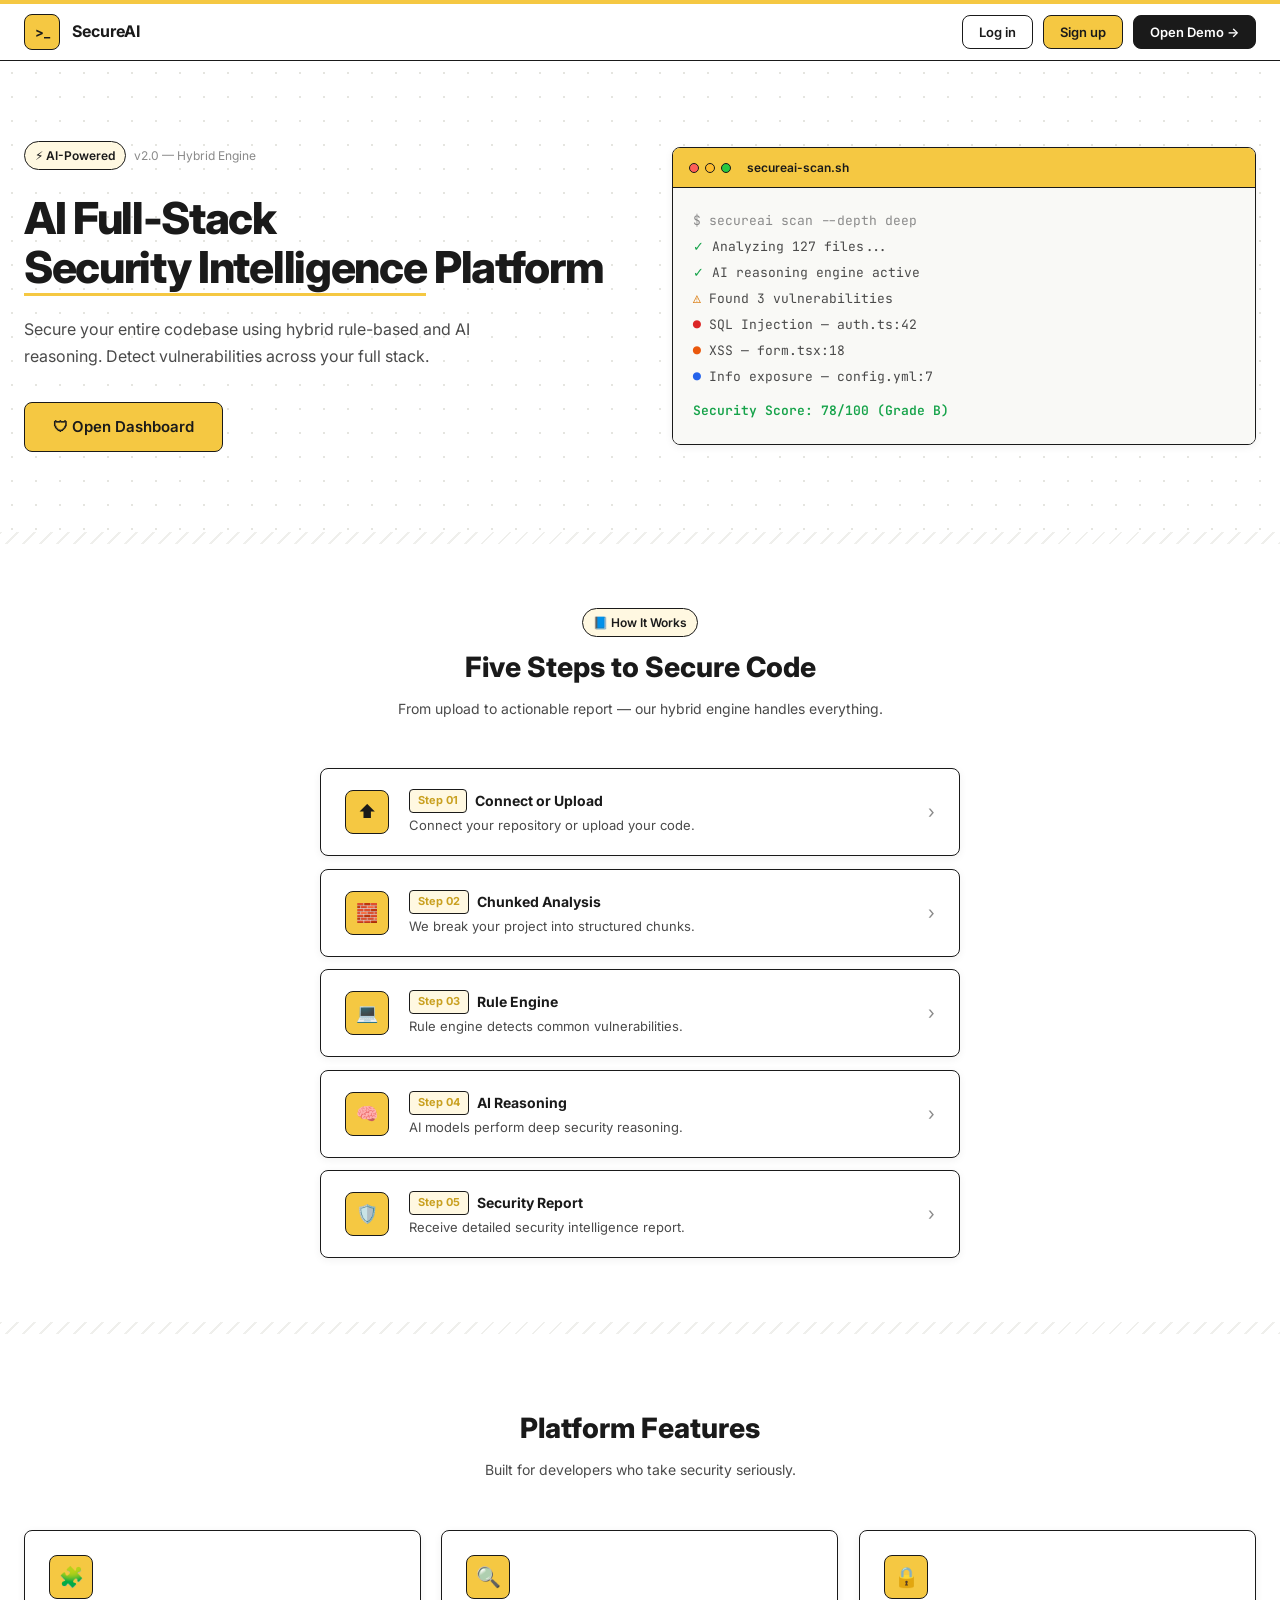
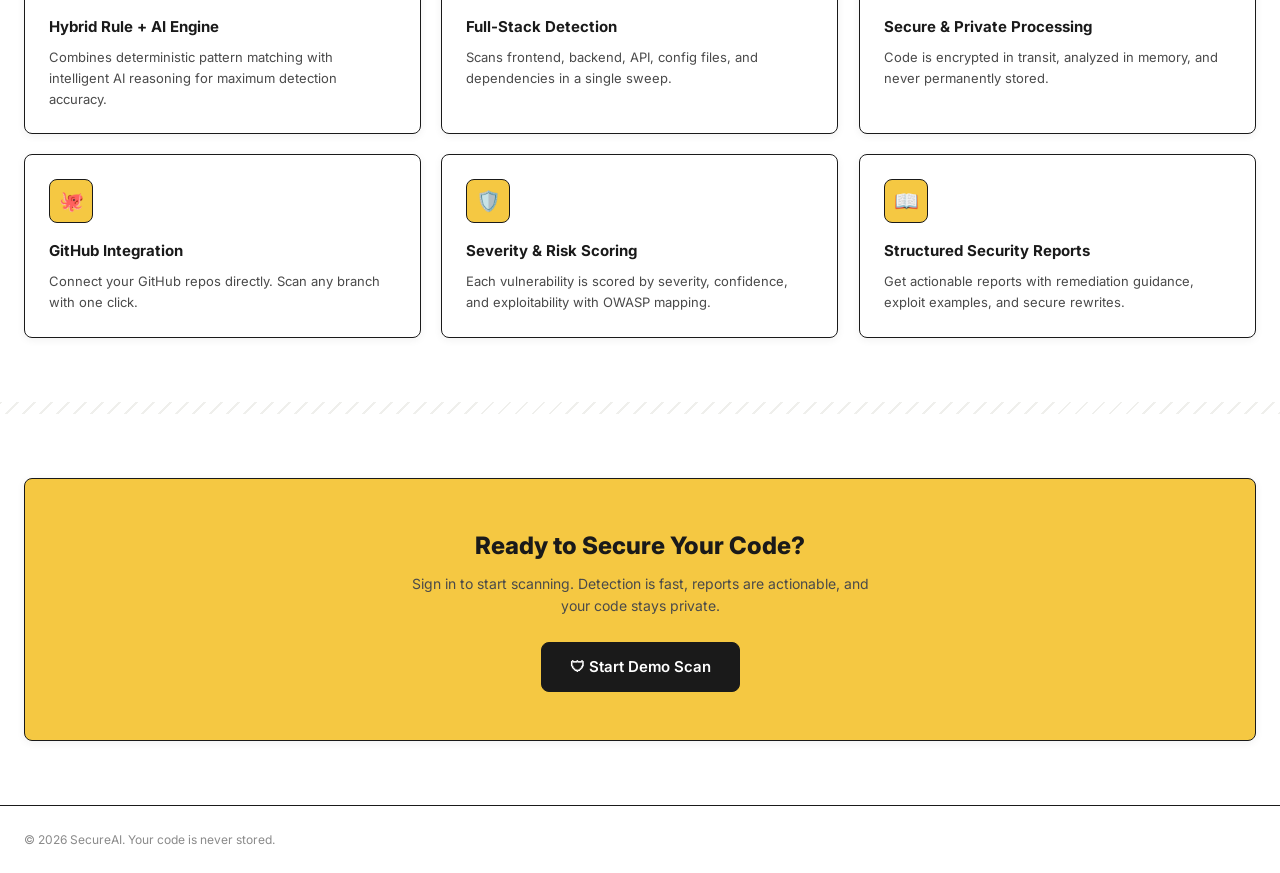
<file: index.html>
<!DOCTYPE html>
<html lang="en">
<head>
  <meta charset="UTF-8" />
  <meta name="viewport" content="width=device-width, initial-scale=1.0" />
  <title>SecureAI — AI Full-Stack Security Intelligence</title>
  <link rel="stylesheet" href="style.css" />
</head>
<body>

  <!-- ═══════════ HEADER ═══════════ -->
  <div class="topbar"></div>
  <header class="header">
    <div class="container header-inner">
      <a href="#" class="logo">
        <span class="logo-box">&gt;_</span>
        <span class="logo-text">SecureAI</span>
      </a>
      <div class="hero-actions" style="animation:none;opacity:1;gap:10px;">
        <a href="login.html" class="btn btn-secondary">Log in</a>
        <a href="signup.html" class="btn btn-primary">Sign up</a>
        <a href="dashboard.html" class="btn btn-dark">Open Demo →</a>
      </div>
    </div>
  </header>

  <!-- ═══════════ HERO SECTION ═══════════ -->
  <section class="hero bg-dots">
    <div class="container hero-grid">
      <!-- Left -->
      <div class="hero-left">
        <div class="hero-tags">
          <span class="highlight-box">⚡ AI-Powered</span>
          <span class="hero-version">v2.0 — Hybrid Engine</span>
        </div>

        <h1 class="hero-title">
          AI Full-Stack
          <span class="underline-text">Security Intelligence</span>
          Platform
        </h1>

        <p class="hero-desc">
          Secure your entire codebase using hybrid rule-based and AI reasoning.
          Detect vulnerabilities across your full stack.
        </p>

        <div class="hero-actions">
          <a href="dashboard.html" class="btn btn-primary btn-lg">🛡 Open Dashboard</a>
        </div>
      </div>

      <!-- Right — Terminal preview -->
      <div class="hero-right">
        <div class="card terminal-card">
          <div class="terminal-header">
            <div class="terminal-dots">
              <span class="dot dot-red"></span>
              <span class="dot dot-yellow"></span>
              <span class="dot dot-green"></span>
            </div>
            <span class="terminal-title">secureai-scan.sh</span>
          </div>
          <div class="terminal-body">
            <div class="t-muted">$ secureai scan --depth deep</div>
            <div><span class="t-green">✓</span> Analyzing 127 files...</div>
            <div><span class="t-green">✓</span> AI reasoning engine active</div>
            <div><span class="t-amber">⚠</span> Found 3 vulnerabilities</div>
            <div><span class="t-red">●</span> SQL Injection — auth.ts:42</div>
            <div><span class="t-orange">●</span> XSS — form.tsx:18</div>
            <div><span class="t-blue">●</span> Info exposure — config.yml:7</div>
            <div class="t-score">Security Score: 78/100 (Grade B)</div>
          </div>
        </div>
      </div>
    </div>
  </section>

  <div class="wavy-separator"></div>

  <!-- ═══════════ HOW IT WORKS ═══════════ -->
  <section class="section">
    <div class="container">
      <div class="section-head">
        <span class="highlight-box">📘 How It Works</span>
        <h2>Five Steps to Secure Code</h2>
        <p>From upload to actionable report — our hybrid engine handles everything.</p>
      </div>

      <div class="steps-list">
        <div class="card step-card">
          <div class="step-icon">⬆️</div>
          <div class="step-body">
            <div class="step-meta">
              <span class="step-badge">Step 01</span>
              <span class="step-title">Connect or Upload</span>
            </div>
            <p>Connect your repository or upload your code.</p>
          </div>
          <span class="chevron">›</span>
        </div>

        <div class="card step-card">
          <div class="step-icon">🧱</div>
          <div class="step-body">
            <div class="step-meta">
              <span class="step-badge">Step 02</span>
              <span class="step-title">Chunked Analysis</span>
            </div>
            <p>We break your project into structured chunks.</p>
          </div>
          <span class="chevron">›</span>
        </div>

        <div class="card step-card">
          <div class="step-icon">💻</div>
          <div class="step-body">
            <div class="step-meta">
              <span class="step-badge">Step 03</span>
              <span class="step-title">Rule Engine</span>
            </div>
            <p>Rule engine detects common vulnerabilities.</p>
          </div>
          <span class="chevron">›</span>
        </div>

        <div class="card step-card">
          <div class="step-icon">🧠</div>
          <div class="step-body">
            <div class="step-meta">
              <span class="step-badge">Step 04</span>
              <span class="step-title">AI Reasoning</span>
            </div>
            <p>AI models perform deep security reasoning.</p>
          </div>
          <span class="chevron">›</span>
        </div>

        <div class="card step-card">
          <div class="step-icon">🛡️</div>
          <div class="step-body">
            <div class="step-meta">
              <span class="step-badge">Step 05</span>
              <span class="step-title">Security Report</span>
            </div>
            <p>Receive detailed security intelligence report.</p>
          </div>
          <span class="chevron">›</span>
        </div>
      </div>
    </div>
  </section>

  <div class="wavy-separator"></div>

  <!-- ═══════════ FEATURES ═══════════ -->
  <section class="section">
    <div class="container">
      <div class="section-head">
        <h2>Platform Features</h2>
        <p>Built for developers who take security seriously.</p>
      </div>

      <div class="grid-3">
        <div class="card feature-card">
          <div class="feature-icon">🧩</div>
          <h3>Hybrid Rule + AI Engine</h3>
          <p>Combines deterministic pattern matching with intelligent AI reasoning for maximum detection accuracy.</p>
        </div>
        <div class="card feature-card">
          <div class="feature-icon">🔍</div>
          <h3>Full-Stack Detection</h3>
          <p>Scans frontend, backend, API, config files, and dependencies in a single sweep.</p>
        </div>
        <div class="card feature-card">
          <div class="feature-icon">🔒</div>
          <h3>Secure & Private Processing</h3>
          <p>Code is encrypted in transit, analyzed in memory, and never permanently stored.</p>
        </div>
        <div class="card feature-card">
          <div class="feature-icon">🐙</div>
          <h3>GitHub Integration</h3>
          <p>Connect your GitHub repos directly. Scan any branch with one click.</p>
        </div>
        <div class="card feature-card">
          <div class="feature-icon">🛡️</div>
          <h3>Severity & Risk Scoring</h3>
          <p>Each vulnerability is scored by severity, confidence, and exploitability with OWASP mapping.</p>
        </div>
        <div class="card feature-card">
          <div class="feature-icon">📖</div>
          <h3>Structured Security Reports</h3>
          <p>Get actionable reports with remediation guidance, exploit examples, and secure rewrites.</p>
        </div>
      </div>
    </div>
  </section>

  <div class="wavy-separator"></div>

  <!-- ═══════════ CTA ═══════════ -->
  <section class="section">
    <div class="container">
      <div class="card-accent cta-box">
        <h2>Ready to Secure Your Code?</h2>
        <p>Sign in to start scanning. Detection is fast, reports are actionable, and your code stays private.</p>
        <a href="scan.html" class="btn btn-dark btn-lg">🛡 Start Demo Scan</a>
      </div>
    </div>
  </section>

  <!-- ═══════════ FOOTER ═══════════ -->
  <footer class="footer">
    <div class="container footer-inner">
      <span>© 2026 SecureAI. Your code is never stored.</span>
    </div>
  </footer>

  <script src="demo.js"></script>
</body>
</html>
</file>
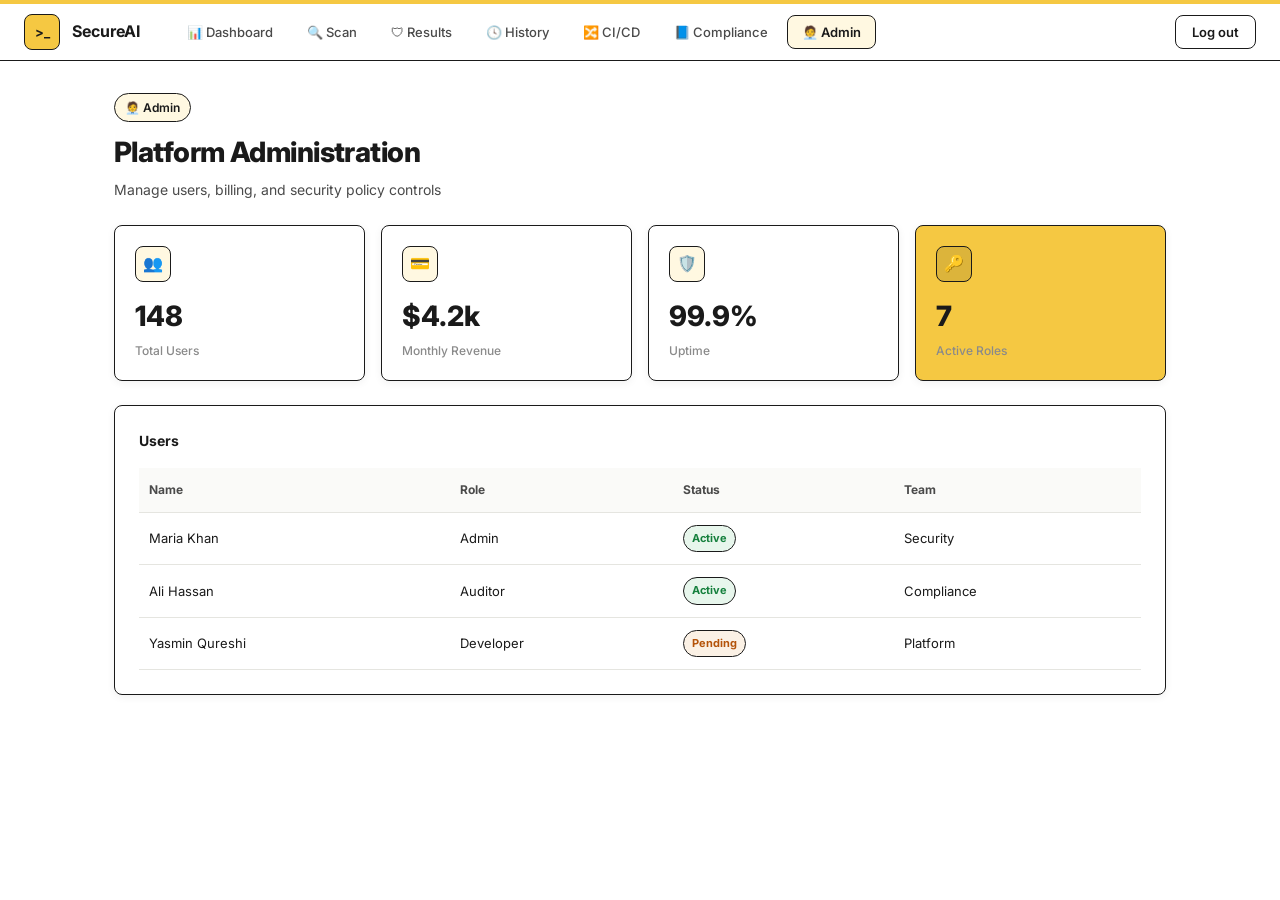
<file: admin.html>
<!DOCTYPE html>
<html lang="en">
<head>
  <meta charset="UTF-8" />
  <meta name="viewport" content="width=device-width, initial-scale=1.0" />
  <title>Admin — SecureAI</title>
  <link rel="stylesheet" href="style.css" />
</head>
<body data-page="admin">
  <div class="topbar"></div>
  <header class="header app-header">
    <div class="container header-inner">
      <a href="index.html" class="logo">
        <span class="logo-box">&gt;_</span>
        <span class="logo-text">SecureAI</span>
      </a>
      <nav class="app-nav">
        <a href="dashboard.html">📊 Dashboard</a>
        <a href="scan.html">🔍 Scan</a>
        <a href="results.html">🛡 Results</a>
        <a href="history.html">🕓 History</a>
        <a href="cicd.html">🔀 CI/CD</a>
        <a href="compliance.html">📘 Compliance</a>
        <a href="admin.html" class="active">🧑‍💼 Admin</a>
      </nav>
      <a href="index.html" class="btn btn-secondary">Log out</a>
    </div>
  </header>

  <main class="app-main">
    <div class="page-eyebrow">
      <span class="highlight-box">🧑‍💼 Admin</span>
    </div>
    <h1 class="page-title">Platform Administration</h1>
    <p class="page-sub">Manage users, billing, and security policy controls</p>

    <div class="stats-grid" style="margin-top:24px;">
      <div class="card stat-card">
        <div class="stat-icon">👥</div>
        <p class="stat-value">148</p>
        <p class="stat-label">Total Users</p>
      </div>
      <div class="card stat-card">
        <div class="stat-icon">💳</div>
        <p class="stat-value">$4.2k</p>
        <p class="stat-label">Monthly Revenue</p>
      </div>
      <div class="card stat-card">
        <div class="stat-icon">🛡️</div>
        <p class="stat-value">99.9%</p>
        <p class="stat-label">Uptime</p>
      </div>
      <div class="card-accent stat-card">
        <div class="stat-icon">🔑</div>
        <p class="stat-value">7</p>
        <p class="stat-label">Active Roles</p>
      </div>
    </div>

    <div class="card" style="padding:24px;">
      <h3 class="panel-title">Users</h3>
      <div class="table-wrap">
        <table class="data-table">
          <thead>
            <tr>
              <th>Name</th>
              <th>Role</th>
              <th>Status</th>
              <th>Team</th>
            </tr>
          </thead>
          <tbody>
            <tr>
              <td>Maria Khan</td>
              <td>Admin</td>
              <td><span class="status-pill success">Active</span></td>
              <td>Security</td>
            </tr>
            <tr>
              <td>Ali Hassan</td>
              <td>Auditor</td>
              <td><span class="status-pill success">Active</span></td>
              <td>Compliance</td>
            </tr>
            <tr>
              <td>Yasmin Qureshi</td>
              <td>Developer</td>
              <td><span class="status-pill warn">Pending</span></td>
              <td>Platform</td>
            </tr>
          </tbody>
        </table>
      </div>
    </div>
  </main>
  <script src="demo.js"></script>
</body>
</html>
</file>
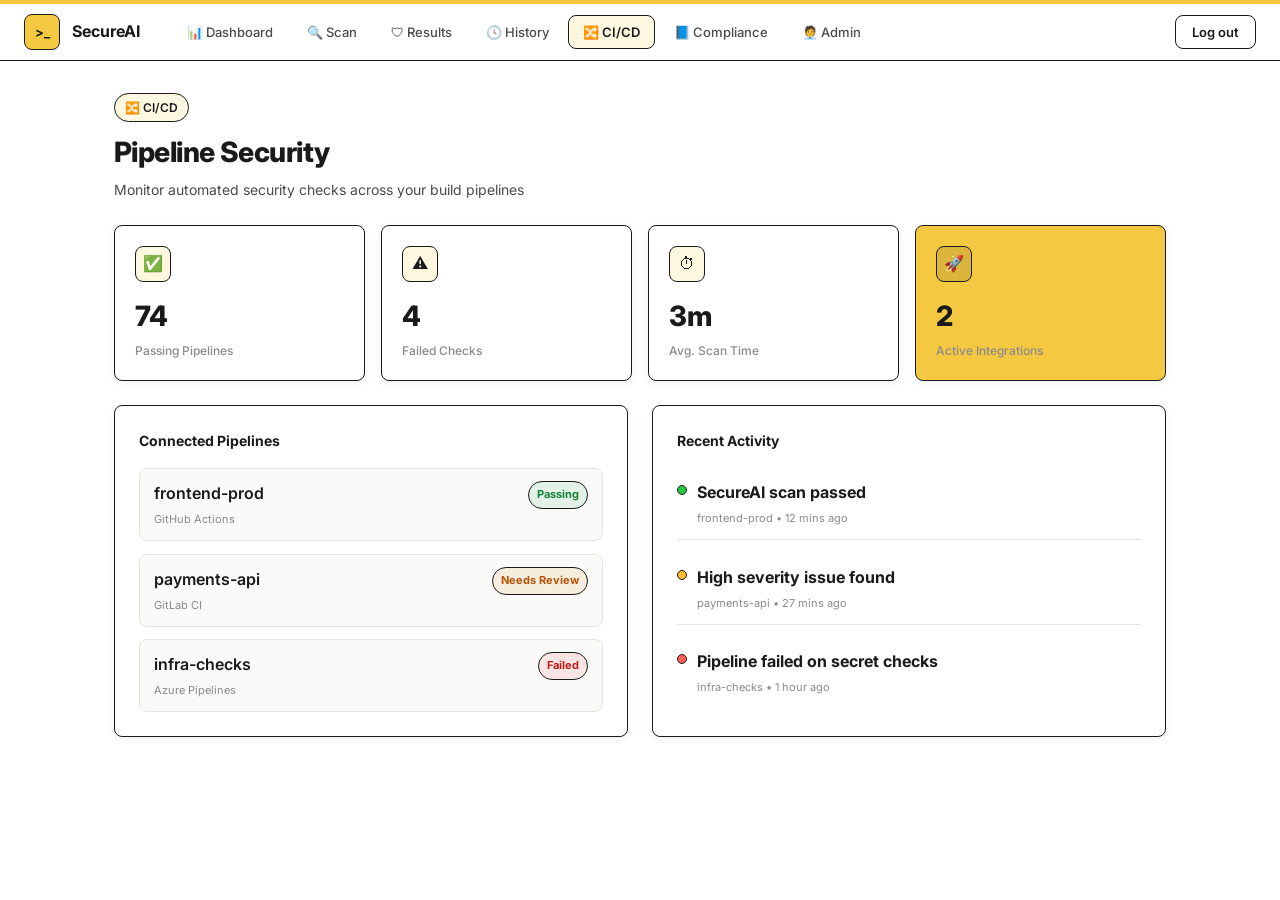
<file: cicd.html>
<!DOCTYPE html>
<html lang="en">
<head>
  <meta charset="UTF-8" />
  <meta name="viewport" content="width=device-width, initial-scale=1.0" />
  <title>CI/CD — SecureAI</title>
  <link rel="stylesheet" href="style.css" />
</head>
<body data-page="cicd">
  <div class="topbar"></div>
  <header class="header app-header">
    <div class="container header-inner">
      <a href="index.html" class="logo">
        <span class="logo-box">&gt;_</span>
        <span class="logo-text">SecureAI</span>
      </a>
      <nav class="app-nav">
        <a href="dashboard.html">📊 Dashboard</a>
        <a href="scan.html">🔍 Scan</a>
        <a href="results.html">🛡 Results</a>
        <a href="history.html">🕓 History</a>
        <a href="cicd.html" class="active">🔀 CI/CD</a>
        <a href="compliance.html">📘 Compliance</a>
        <a href="admin.html">🧑‍💼 Admin</a>
      </nav>
      <a href="index.html" class="btn btn-secondary">Log out</a>
    </div>
  </header>

  <main class="app-main">
    <div class="page-eyebrow">
      <span class="highlight-box">🔀 CI/CD</span>
    </div>
    <h1 class="page-title">Pipeline Security</h1>
    <p class="page-sub">Monitor automated security checks across your build pipelines</p>

    <div class="stats-grid" style="margin-top:24px;">
      <div class="card stat-card">
        <div class="stat-icon">✅</div>
        <p class="stat-value">74</p>
        <p class="stat-label">Passing Pipelines</p>
      </div>
      <div class="card stat-card">
        <div class="stat-icon">⚠️</div>
        <p class="stat-value">4</p>
        <p class="stat-label">Failed Checks</p>
      </div>
      <div class="card stat-card">
        <div class="stat-icon">⏱</div>
        <p class="stat-value">3m</p>
        <p class="stat-label">Avg. Scan Time</p>
      </div>
      <div class="card-accent stat-card">
        <div class="stat-icon">🚀</div>
        <p class="stat-value">2</p>
        <p class="stat-label">Active Integrations</p>
      </div>
    </div>

    <div class="two-col-grid">
      <div class="card" style="padding:24px;">
        <h3 class="panel-title">Connected Pipelines</h3>
        <div class="pipeline-list">
          <div class="pipeline-row">
            <div>
              <strong>frontend-prod</strong>
              <small>GitHub Actions</small>
            </div>
            <span class="status-pill success">Passing</span>
          </div>
          <div class="pipeline-row">
            <div>
              <strong>payments-api</strong>
              <small>GitLab CI</small>
            </div>
            <span class="status-pill warn">Needs Review</span>
          </div>
          <div class="pipeline-row">
            <div>
              <strong>infra-checks</strong>
              <small>Azure Pipelines</small>
            </div>
            <span class="status-pill danger">Failed</span>
          </div>
        </div>
      </div>

      <div class="card" style="padding:24px;">
        <h3 class="panel-title">Recent Activity</h3>
        <div class="activity-list">
          <div class="activity-item">
            <span class="dot dot-green"></span>
            <div>
              <strong>SecureAI scan passed</strong>
              <small>frontend-prod • 12 mins ago</small>
            </div>
          </div>
          <div class="activity-item">
            <span class="dot dot-yellow"></span>
            <div>
              <strong>High severity issue found</strong>
              <small>payments-api • 27 mins ago</small>
            </div>
          </div>
          <div class="activity-item">
            <span class="dot dot-red"></span>
            <div>
              <strong>Pipeline failed on secret checks</strong>
              <small>infra-checks • 1 hour ago</small>
            </div>
          </div>
        </div>
      </div>
    </div>
  </main>
  <script src="demo.js"></script>
</body>
</html>
</file>
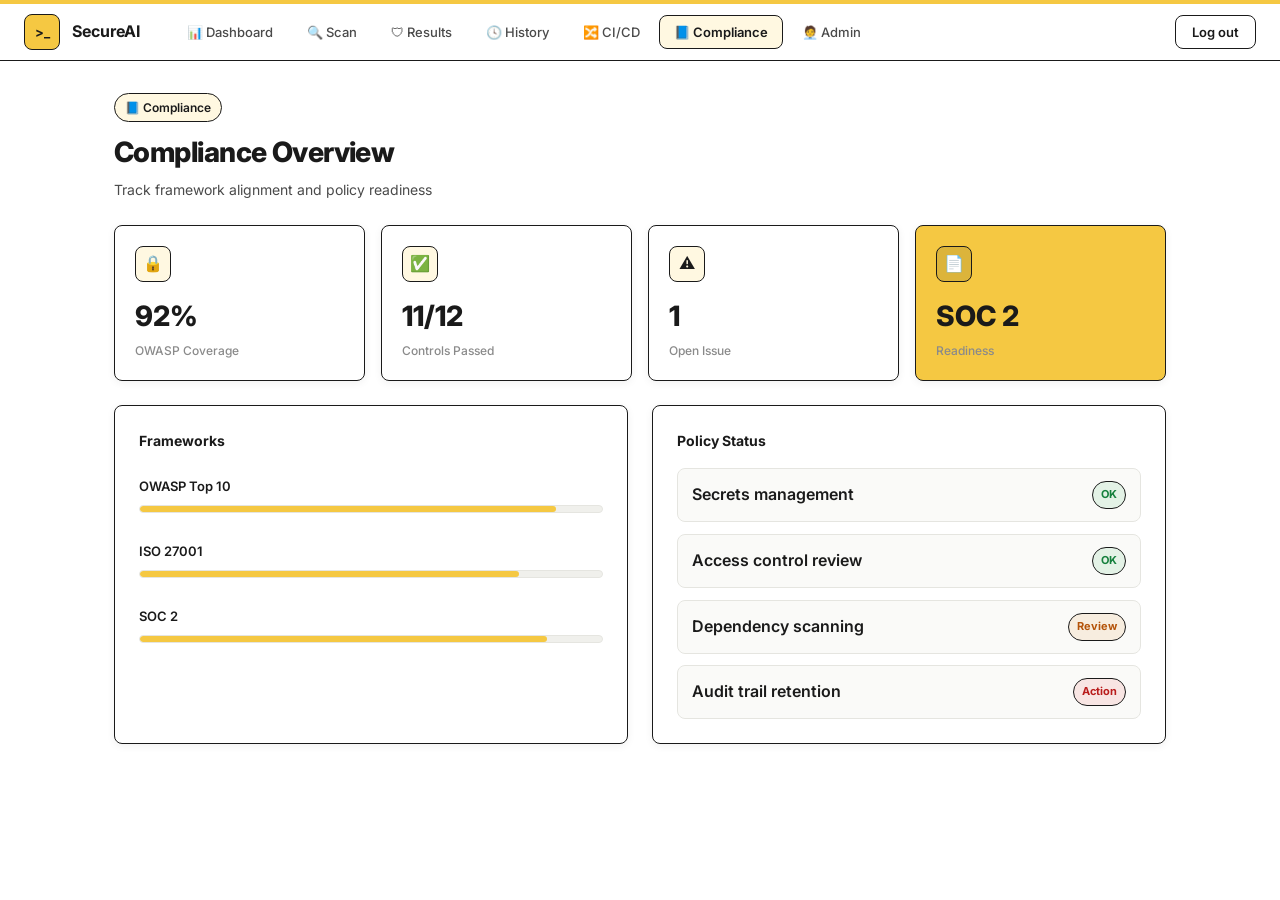
<file: compliance.html>
<!DOCTYPE html>
<html lang="en">
<head>
  <meta charset="UTF-8" />
  <meta name="viewport" content="width=device-width, initial-scale=1.0" />
  <title>Compliance — SecureAI</title>
  <link rel="stylesheet" href="style.css" />
</head>
<body data-page="compliance">
  <div class="topbar"></div>
  <header class="header app-header">
    <div class="container header-inner">
      <a href="index.html" class="logo">
        <span class="logo-box">&gt;_</span>
        <span class="logo-text">SecureAI</span>
      </a>
      <nav class="app-nav">
        <a href="dashboard.html">📊 Dashboard</a>
        <a href="scan.html">🔍 Scan</a>
        <a href="results.html">🛡 Results</a>
        <a href="history.html">🕓 History</a>
        <a href="cicd.html">🔀 CI/CD</a>
        <a href="compliance.html" class="active">📘 Compliance</a>
        <a href="admin.html">🧑‍💼 Admin</a>
      </nav>
      <a href="index.html" class="btn btn-secondary">Log out</a>
    </div>
  </header>

  <main class="app-main">
    <div class="page-eyebrow">
      <span class="highlight-box">📘 Compliance</span>
    </div>
    <h1 class="page-title">Compliance Overview</h1>
    <p class="page-sub">Track framework alignment and policy readiness</p>

    <div class="stats-grid" style="margin-top:24px;">
      <div class="card stat-card">
        <div class="stat-icon">🔒</div>
        <p class="stat-value">92%</p>
        <p class="stat-label">OWASP Coverage</p>
      </div>
      <div class="card stat-card">
        <div class="stat-icon">✅</div>
        <p class="stat-value">11/12</p>
        <p class="stat-label">Controls Passed</p>
      </div>
      <div class="card stat-card">
        <div class="stat-icon">⚠️</div>
        <p class="stat-value">1</p>
        <p class="stat-label">Open Issue</p>
      </div>
      <div class="card-accent stat-card">
        <div class="stat-icon">📄</div>
        <p class="stat-value">SOC 2</p>
        <p class="stat-label">Readiness</p>
      </div>
    </div>

    <div class="two-col-grid">
      <div class="card" style="padding:24px;">
        <h3 class="panel-title">Frameworks</h3>
        <div class="framework-list">
          <div class="framework-row">
            <span>OWASP Top 10</span>
            <div class="progress-line"><span style="width: 90%;"></span></div>
          </div>
          <div class="framework-row">
            <span>ISO 27001</span>
            <div class="progress-line"><span style="width: 82%;"></span></div>
          </div>
          <div class="framework-row">
            <span>SOC 2</span>
            <div class="progress-line"><span style="width: 88%;"></span></div>
          </div>
        </div>
      </div>

      <div class="card" style="padding:24px;">
        <h3 class="panel-title">Policy Status</h3>
        <div class="policy-list">
          <div class="policy-item"><span>Secrets management</span><span class="status-pill success">OK</span></div>
          <div class="policy-item"><span>Access control review</span><span class="status-pill success">OK</span></div>
          <div class="policy-item"><span>Dependency scanning</span><span class="status-pill warn">Review</span></div>
          <div class="policy-item"><span>Audit trail retention</span><span class="status-pill danger">Action</span></div>
        </div>
      </div>
    </div>
  </main>
  <script src="demo.js"></script>
</body>
</html>
</file>
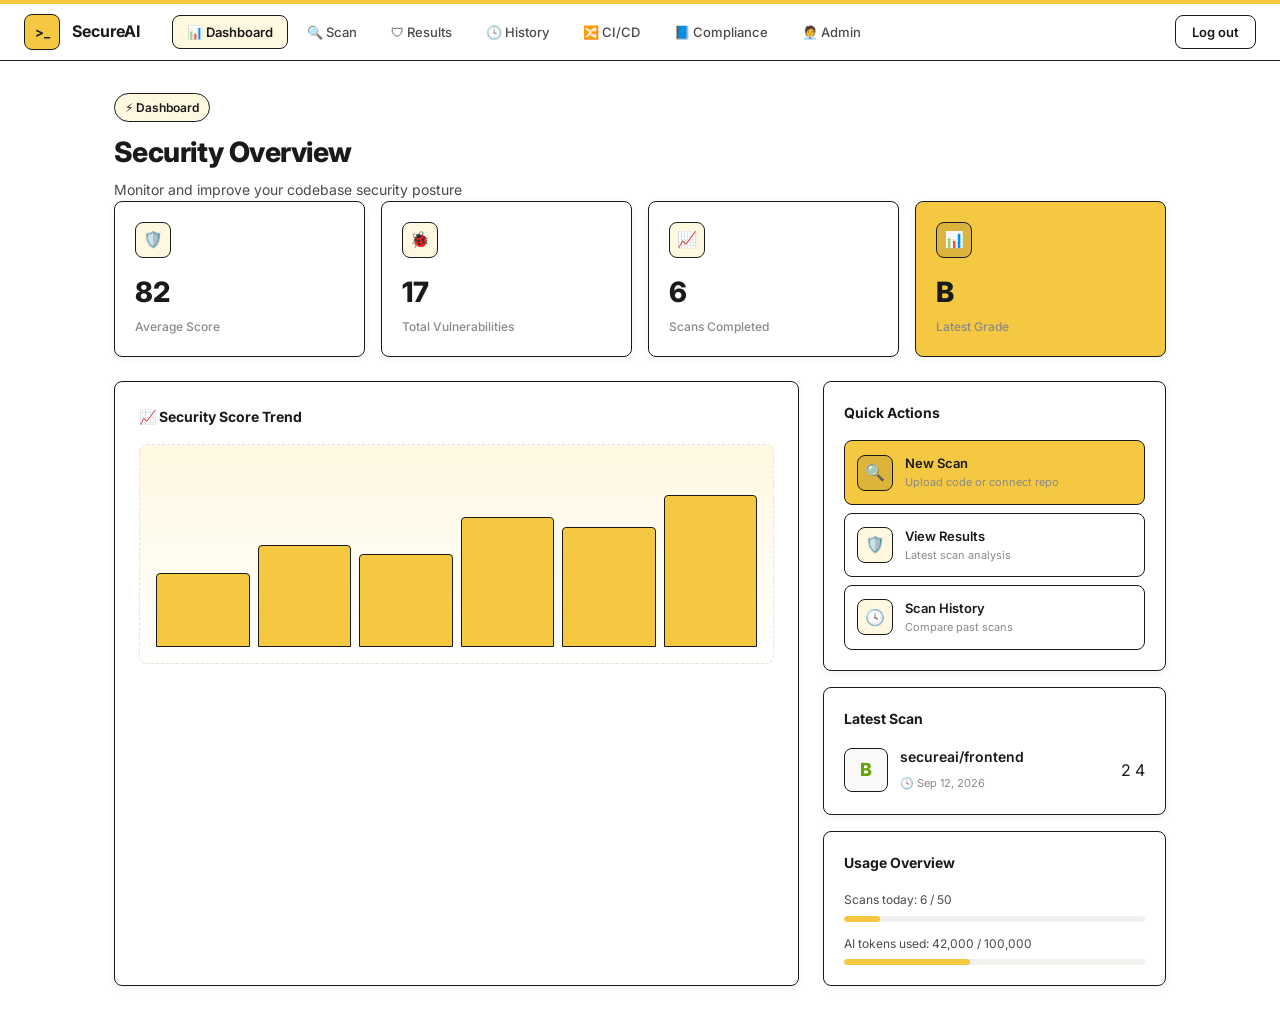
<file: dashboard.html>
<!DOCTYPE html>
<html lang="en">
<head>
  <meta charset="UTF-8" />
  <meta name="viewport" content="width=device-width, initial-scale=1.0" />
  <title>Dashboard — SecureAI</title>
  <link rel="stylesheet" href="style.css" />
</head>
<body data-page="dashboard">

  <!-- ═══════════ APP HEADER ═══════════ -->
  <div class="topbar"></div>
  <header class="header app-header">
    <div class="container header-inner">
      <a href="index.html" class="logo">
        <span class="logo-box">&gt;_</span>
        <span class="logo-text">SecureAI</span>
      </a>
      <nav class="app-nav">
        <a href="dashboard.html" class="active">📊 Dashboard</a>
        <a href="scan.html">🔍 Scan</a>
        <a href="results.html">🛡 Results</a>
        <a href="history.html">🕓 History</a>
        <a href="cicd.html">🔀 CI/CD</a>
        <a href="compliance.html">📘 Compliance</a>
        <a href="admin.html">🧑‍💼 Admin</a>
      </nav>
      <a href="index.html" class="btn btn-secondary">Log out</a>
    </div>
  </header>

  <!-- ═══════════ MAIN ═══════════ -->
  <main class="app-main">
    <div class="page-eyebrow">
      <span class="highlight-box">⚡ Dashboard</span>
    </div>
    <h1 class="page-title">Security Overview</h1>
    <p class="page-sub">Monitor and improve your codebase security posture</p>

    <!-- Quick Stats -->
    <div class="stats-grid">
      <div class="card stat-card">
        <div class="stat-icon">🛡️</div>
        <p class="stat-value" id="avg-score-value">82</p>
        <p class="stat-label">Average Score</p>
      </div>
      <div class="card stat-card">
        <div class="stat-icon">🐞</div>
        <p class="stat-value" id="total-vuln-value">17</p>
        <p class="stat-label">Total Vulnerabilities</p>
      </div>
      <div class="card stat-card">
        <div class="stat-icon">📈</div>
        <p class="stat-value" id="scan-count-value">6</p>
        <p class="stat-label">Scans Completed</p>
      </div>
      <div class="card-accent stat-card">
        <div class="stat-icon">📊</div>
        <p class="stat-value" id="latest-grade-value">B</p>
        <p class="stat-label">Latest Grade</p>
      </div>
    </div>

    <!-- Main Grid -->
    <div class="dash-grid">
      <!-- Score Trend -->
      <div class="card" style="padding:24px;">
        <h3 class="panel-title">📈 Security Score Trend</h3>
        <div class="chart-placeholder">
          <div class="chart-bar" style="height:40%;"></div>
          <div class="chart-bar" style="height:55%;"></div>
          <div class="chart-bar" style="height:50%;"></div>
          <div class="chart-bar" style="height:70%;"></div>
          <div class="chart-bar" style="height:65%;"></div>
          <div class="chart-bar" style="height:82%;"></div>
        </div>
      </div>

      <!-- Quick Actions -->
      <div style="display:flex; flex-direction:column; gap:16px;">
        <div class="card" style="padding:20px;">
          <h3 class="panel-title">Quick Actions</h3>
          <div class="quick-actions">
            <a href="scan.html" class="quick-action accent">
              <div class="quick-action-icon">🔍</div>
              <div>
                <p class="quick-action-title">New Scan</p>
                <p class="quick-action-desc">Upload code or connect repo</p>
              </div>
            </a>
            <a href="results.html" class="quick-action">
              <div class="quick-action-icon">🛡️</div>
              <div>
                <p class="quick-action-title">View Results</p>
                <p class="quick-action-desc">Latest scan analysis</p>
              </div>
            </a>
            <a href="history.html" class="quick-action">
              <div class="quick-action-icon">🕓</div>
              <div>
                <p class="quick-action-title">Scan History</p>
                <p class="quick-action-desc">Compare past scans</p>
              </div>
            </a>
          </div>
        </div>

        <!-- Latest Scan -->
        <div class="card" style="padding:20px;">
          <h3 class="panel-title">Latest Scan</h3>
          <div style="display:flex; align-items:center; gap:12px;">
            <div style="width:44px;height:44px;border-radius:var(--radius-md);border:1.5px solid var(--border-primary);display:flex;align-items:center;justify-content:center;font-weight:800;font-size:18px;color:var(--grade-b, #65A30D);background:var(--bg-secondary);">B</div>
            <div style="flex:1;">
              <p style="font-size:14px;font-weight:600;margin:0;">secureai/frontend</p>
              <span style="font-size:11px;color:var(--text-tertiary);">🕓 Sep 12, 2026</span>
            </div>
            <div style="display:flex;gap:4px;">
              <span class="badge-high">2</span>
              <span class="badge-medium">4</span>
            </div>
          </div>
        </div>

        <!-- Usage -->
        <div class="card" style="padding:20px;">
          <h3 class="panel-title">Usage Overview</h3>
          <p style="font-size:12px;color:var(--text-secondary);margin:0 0 4px;">Scans today: 6 / 50</p>
          <div class="usage-bar-track"><div class="usage-bar-fill" style="width:12%;"></div></div>
          <p style="font-size:12px;color:var(--text-secondary);margin:12px 0 4px;">AI tokens used: 42,000 / 100,000</p>
          <div class="usage-bar-track"><div class="usage-bar-fill" style="width:42%;"></div></div>
        </div>
      </div>
    </div>
  </main>

  <script src="demo.js"></script>
</body>
</html>
</file>
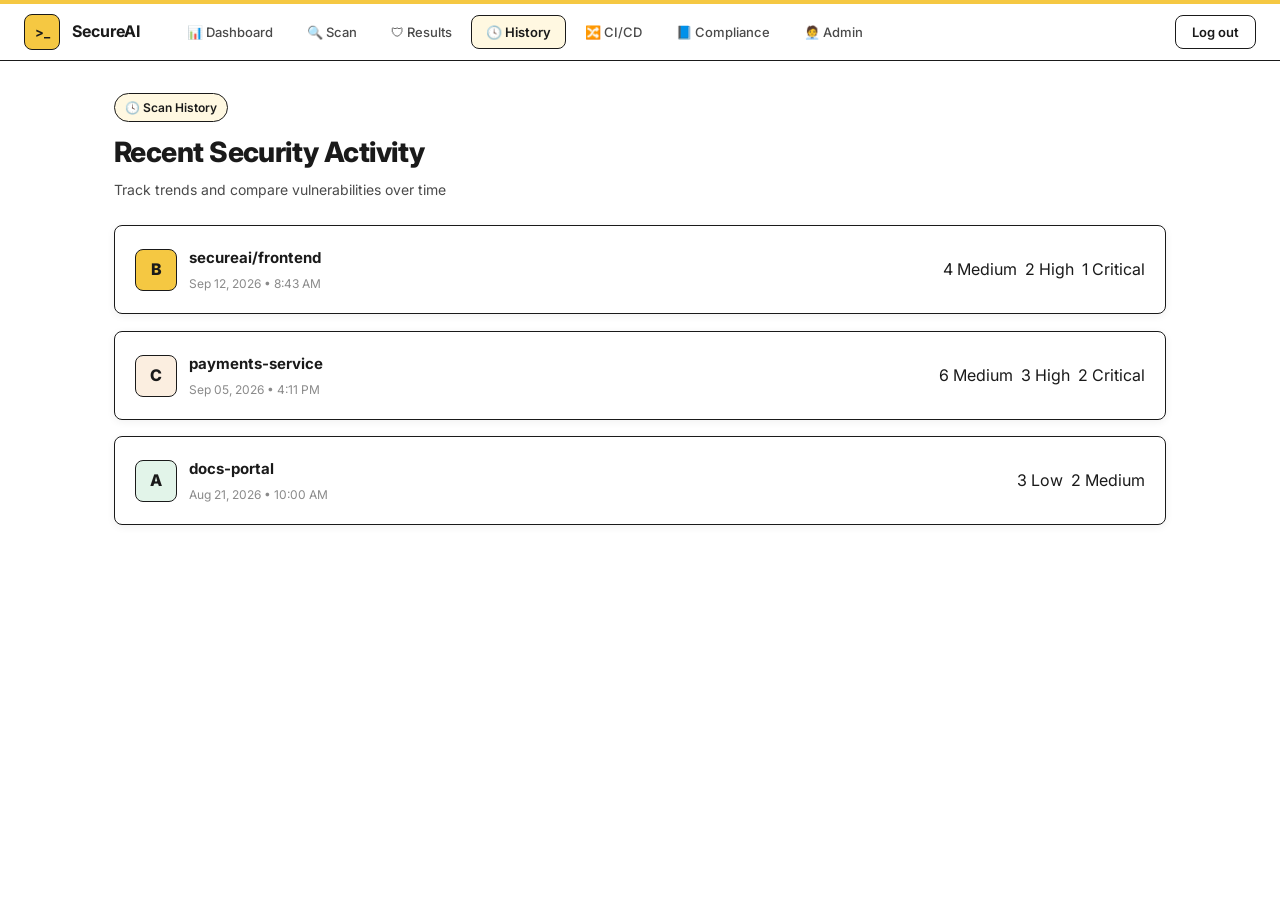
<file: history.html>
<!DOCTYPE html>
<html lang="en">
<head>
  <meta charset="UTF-8" />
  <meta name="viewport" content="width=device-width, initial-scale=1.0" />
  <title>History — SecureAI</title>
  <link rel="stylesheet" href="style.css" />
</head>
<body data-page="history">
  <div class="topbar"></div>
  <header class="header app-header">
    <div class="container header-inner">
      <a href="index.html" class="logo">
        <span class="logo-box">&gt;_</span>
        <span class="logo-text">SecureAI</span>
      </a>
      <nav class="app-nav">
        <a href="dashboard.html">📊 Dashboard</a>
        <a href="scan.html">🔍 Scan</a>
        <a href="results.html">🛡 Results</a>
        <a href="history.html" class="active">🕓 History</a>
        <a href="cicd.html">🔀 CI/CD</a>
        <a href="compliance.html">📘 Compliance</a>
        <a href="admin.html">🧑‍💼 Admin</a>
      </nav>
      <a href="index.html" class="btn btn-secondary">Log out</a>
    </div>
  </header>

  <main class="app-main">
    <div class="page-eyebrow">
      <span class="highlight-box">🕓 Scan History</span>
    </div>
    <h1 class="page-title">Recent Security Activity</h1>
    <p class="page-sub">Track trends and compare vulnerabilities over time</p>

    <div id="history-list" class="history-list" style="margin-top:24px;"></div>
  </main>

  <script src="demo.js"></script>
</body>
</html>
</file>
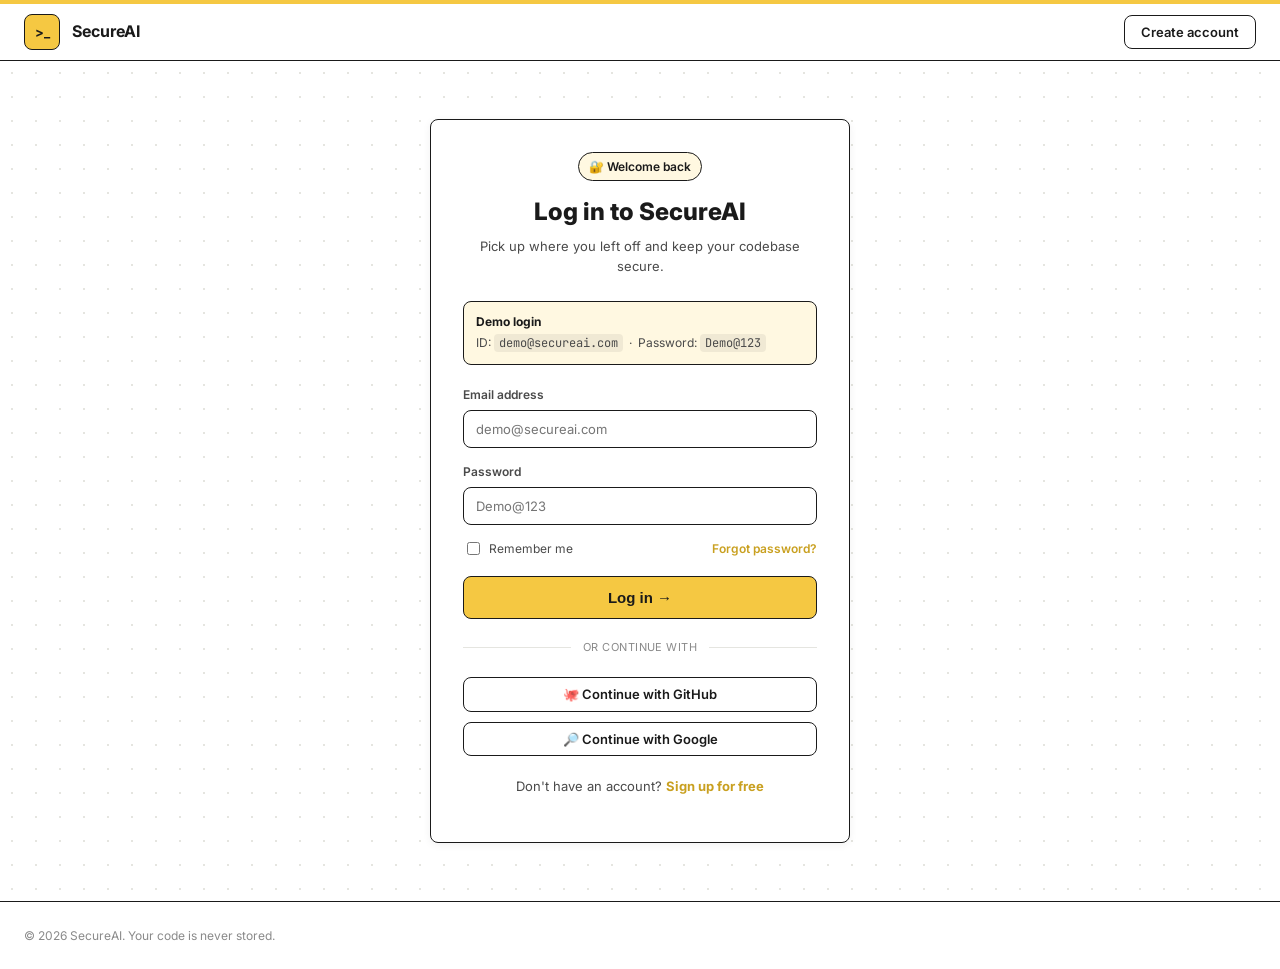
<file: login.html>
<!DOCTYPE html>
<html lang="en">
<head>
  <meta charset="UTF-8" />
  <meta name="viewport" content="width=device-width, initial-scale=1.0" />
  <title>Log in — SecureAI</title>
  <link rel="stylesheet" href="style.css" />
</head>
<body data-page="login">

  <!-- ═══════════ HEADER ═══════════ -->
  <div class="topbar"></div>
  <header class="header">
    <div class="container header-inner">
      <a href="index.html" class="logo">
        <span class="logo-box">&gt;_</span>
        <span class="logo-text">SecureAI</span>
      </a>
      <a href="signup.html" class="btn btn-secondary">Create account</a>
    </div>
  </header>

  <!-- ═══════════ LOGIN ═══════════ -->
  <main class="auth-main bg-dots">
    <div class="auth-wrap">
      <div class="card auth-card">
        <div class="auth-head">
          <span class="highlight-box">🔐 Welcome back</span>
          <h1>Log in to SecureAI</h1>
          <p>Pick up where you left off and keep your codebase secure.</p>
        </div>

        <div class="auth-hint">
          <strong>Demo login</strong>
          <span>ID: <code>demo@secureai.com</code> &nbsp;·&nbsp; Password: <code>Demo@123</code></span>
        </div>

        <form id="loginForm" class="auth-form" novalidate>
          <div class="form-row">
            <label for="loginEmail">Email address</label>
            <input type="email" id="loginEmail" name="email" placeholder="demo@secureai.com" autocomplete="email" />
            <span class="field-error">Enter a valid email address</span>
          </div>

          <div class="form-row">
            <label for="loginPassword">Password</label>
            <input type="password" id="loginPassword" name="password" placeholder="Demo@123" autocomplete="current-password" />
            <span class="field-error">Password must be at least 6 characters</span>
          </div>

          <p id="loginFormError" class="field-error form-banner-error">Invalid email or password. Use the demo credentials above.</p>

          <div class="auth-row-between">
            <label class="auth-checkbox">
              <input type="checkbox" id="loginRemember" />
              Remember me
            </label>
            <a href="#">Forgot password?</a>
          </div>

          <button type="submit" id="loginSubmit" class="btn btn-primary btn-lg btn-block">Log in →</button>
        </form>

        <div class="auth-divider">or continue with</div>

        <div class="auth-social">
          <a href="#" class="btn btn-secondary btn-block">🐙 Continue with GitHub</a>
          <a href="#" class="btn btn-secondary btn-block">🔎 Continue with Google</a>
        </div>

        <p class="auth-footer-text">Don't have an account? <a href="signup.html">Sign up for free</a></p>
      </div>
    </div>
  </main>

  <!-- ═══════════ FOOTER ═══════════ -->
  <footer class="footer">
    <div class="container footer-inner">
      <span>© 2026 SecureAI. Your code is never stored.</span>
    </div>
  </footer>

  <script src="demo.js"></script>
</body>
</html>
</file>
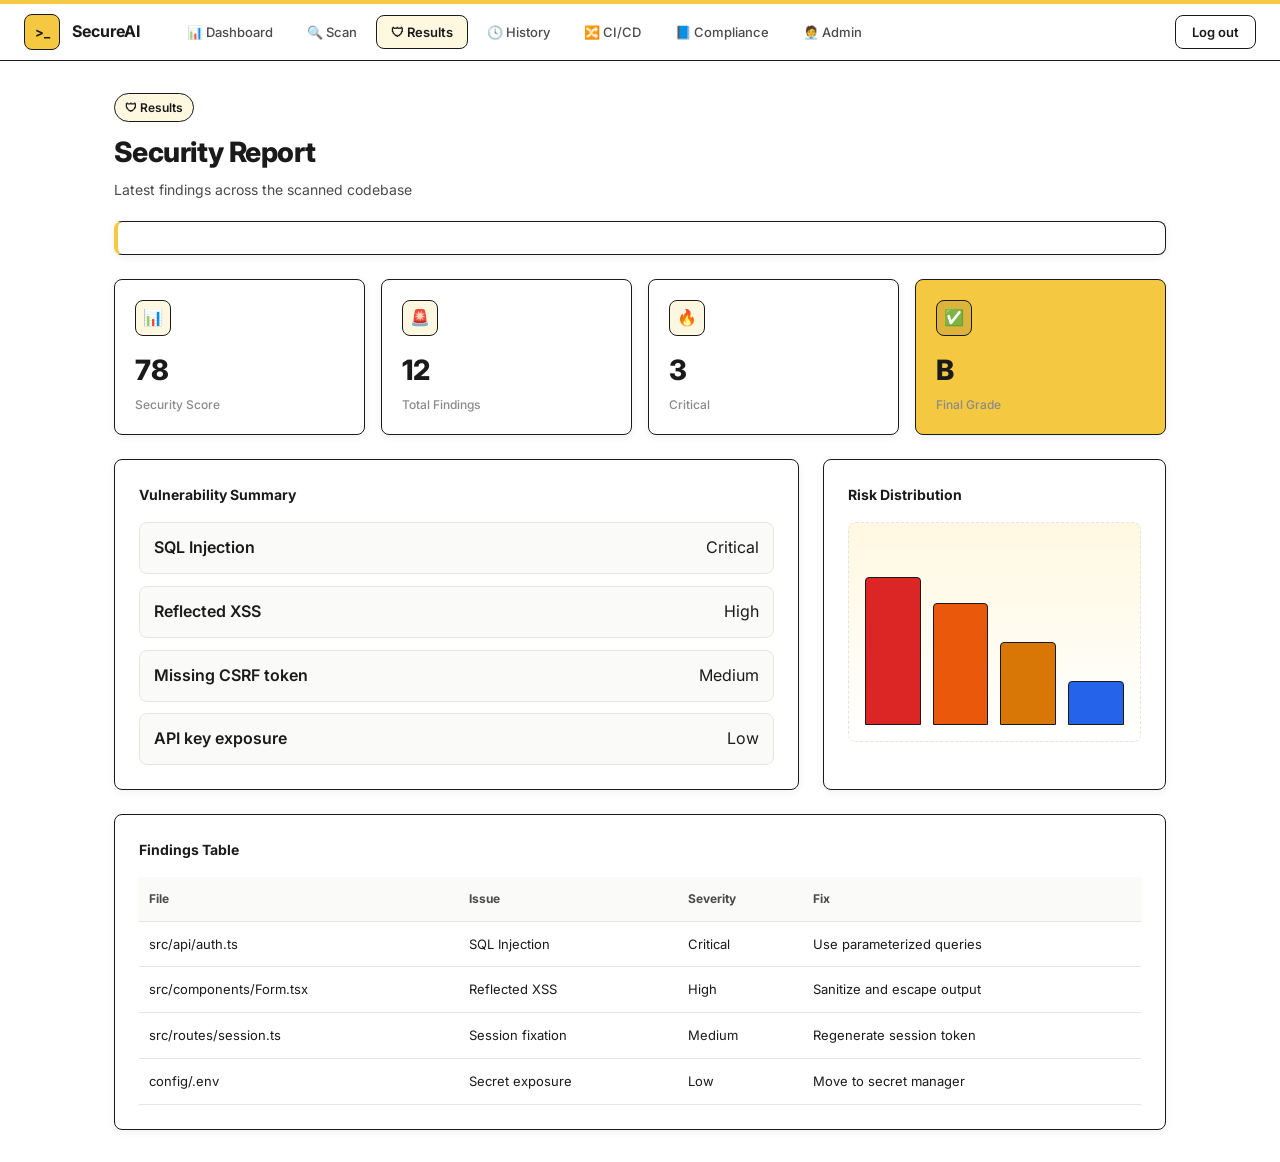
<file: results.html>
<!DOCTYPE html>
<html lang="en">
<head>
  <meta charset="UTF-8" />
  <meta name="viewport" content="width=device-width, initial-scale=1.0" />
  <title>Results — SecureAI</title>
  <link rel="stylesheet" href="style.css" />
</head>
<body data-page="results">
  <div class="topbar"></div>
  <header class="header app-header">
    <div class="container header-inner">
      <a href="index.html" class="logo">
        <span class="logo-box">&gt;_</span>
        <span class="logo-text">SecureAI</span>
      </a>
      <nav class="app-nav">
        <a href="dashboard.html">📊 Dashboard</a>
        <a href="scan.html">🔍 Scan</a>
        <a href="results.html" class="active">🛡 Results</a>
        <a href="history.html">🕓 History</a>
        <a href="cicd.html">🔀 CI/CD</a>
        <a href="compliance.html">📘 Compliance</a>
        <a href="admin.html">🧑‍💼 Admin</a>
      </nav>
      <a href="index.html" class="btn btn-secondary">Log out</a>
    </div>
  </header>

  <main class="app-main">
    <div class="page-eyebrow">
      <span class="highlight-box">🛡 Results</span>
    </div>
    <h1 class="page-title">Security Report</h1>
    <p class="page-sub">Latest findings across the scanned codebase</p>

    <div id="scan-source-details" class="card scan-source-details" hidden></div>

    <div class="stats-grid" style="margin-top:24px;">
      <div class="card stat-card">
        <div class="stat-icon">📊</div>
        <p class="stat-value" id="result-score">78</p>
        <p class="stat-label">Security Score</p>
      </div>
      <div class="card stat-card">
        <div class="stat-icon">🚨</div>
        <p class="stat-value" id="result-findings">12</p>
        <p class="stat-label">Total Findings</p>
      </div>
      <div class="card stat-card">
        <div class="stat-icon">🔥</div>
        <p class="stat-value" id="result-critical">3</p>
        <p class="stat-label">Critical</p>
      </div>
      <div class="card-accent stat-card">
        <div class="stat-icon">✅</div>
        <p class="stat-value" id="result-grade">B</p>
        <p class="stat-label">Final Grade</p>
      </div>
    </div>

    <div class="dash-grid">
      <div class="card" style="padding:24px;">
        <h3 class="panel-title">Vulnerability Summary</h3>
        <div id="results-summary" class="summary-list"></div>
      </div>

      <div class="card" style="padding:24px;">
        <h3 class="panel-title">Risk Distribution</h3>
        <div class="chart-placeholder" style="gap:12px;">
          <div class="chart-bar" style="height:80%; background:#dc2626;"></div>
          <div class="chart-bar" style="height:66%; background:#ea580c;"></div>
          <div class="chart-bar" style="height:45%; background:#d97706;"></div>
          <div class="chart-bar" style="height:24%; background:#2563eb;"></div>
        </div>
      </div>
    </div>

    <div class="card" style="padding:24px; margin-top:24px;">
      <h3 class="panel-title">Findings Table</h3>
      <div class="table-wrap">
        <table class="data-table">
          <thead>
            <tr>
              <th>File</th>
              <th>Issue</th>
              <th>Severity</th>
              <th>Fix</th>
            </tr>
          </thead>
          <tbody id="results-table-body"></tbody>
        </table>
      </div>
    </div>
  </main>

  <script src="demo.js"></script>
</body>
</html>
</file>
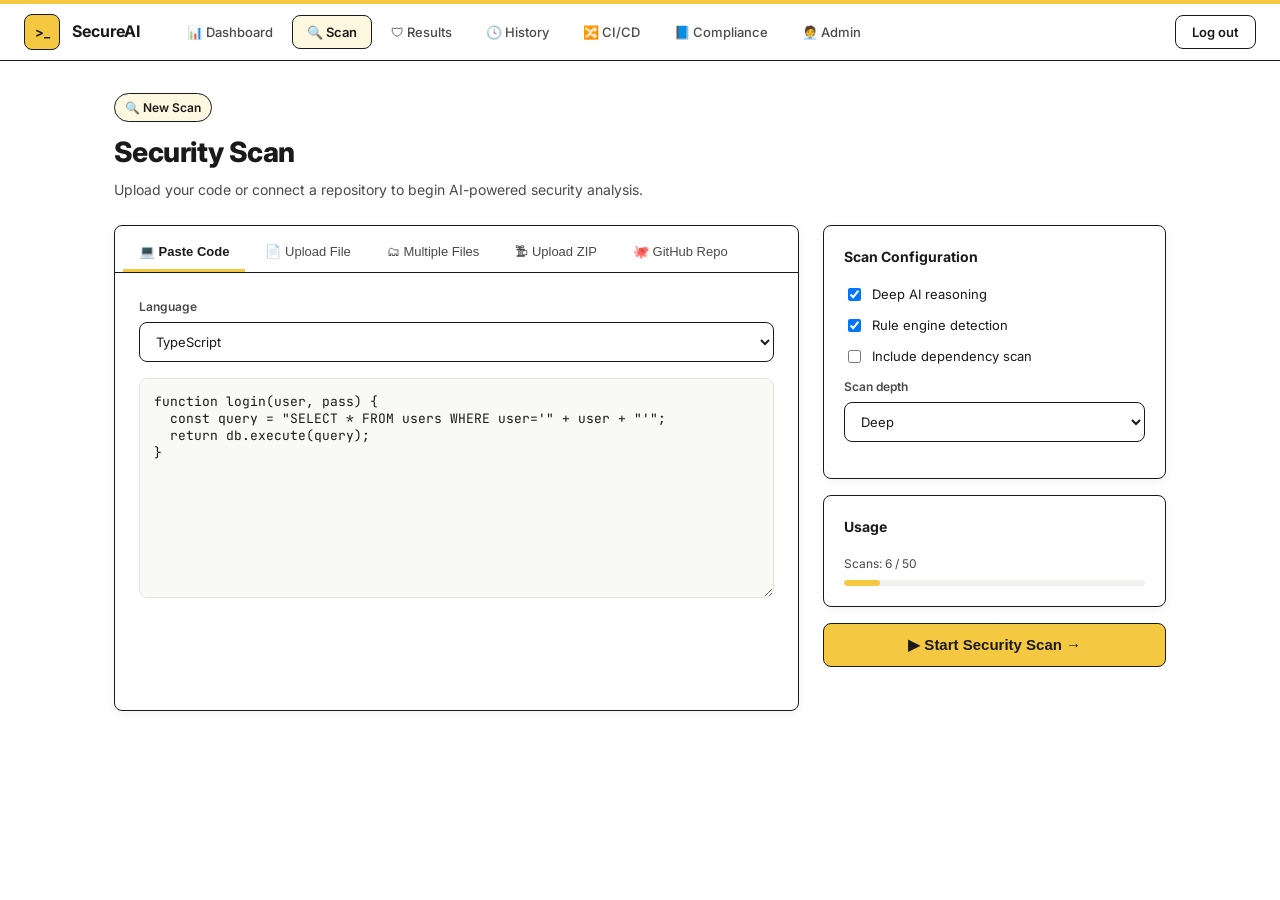
<file: scan.html>
<!DOCTYPE html>
<html lang="en">
<head>
  <meta charset="UTF-8" />
  <meta name="viewport" content="width=device-width, initial-scale=1.0" />
  <title>Scan — SecureAI</title>
  <link rel="stylesheet" href="style.css" />
</head>
<body data-page="scan">

  <!-- ═══════════ APP HEADER ═══════════ -->
  <div class="topbar"></div>
  <header class="header app-header">
    <div class="container header-inner">
      <a href="index.html" class="logo">
        <span class="logo-box">&gt;_</span>
        <span class="logo-text">SecureAI</span>
      </a>
      <nav class="app-nav">
        <a href="dashboard.html">📊 Dashboard</a>
        <a href="scan.html" class="active">🔍 Scan</a>
        <a href="results.html">🛡 Results</a>
        <a href="history.html">🕓 History</a>
        <a href="cicd.html">🔀 CI/CD</a>
        <a href="compliance.html">📘 Compliance</a>
        <a href="admin.html">🧑‍💼 Admin</a>
      </nav>
      <a href="index.html" class="btn btn-secondary">Log out</a>
    </div>
  </header>

  <!-- ═══════════ MAIN ═══════════ -->
  <main class="app-main">
    <div class="page-eyebrow">
      <span class="highlight-box">🔍 New Scan</span>
    </div>
    <h1 class="page-title">Security Scan</h1>
    <p class="page-sub">Upload your code or connect a repository to begin AI-powered security analysis.</p>

    <div class="dash-grid" style="margin-top:24px;">
      <!-- Input Section -->
      <div class="card" style="overflow:hidden;">
        <div class="tabs">
          <button class="tab active" data-tab="paste">💻 Paste Code</button>
          <button class="tab" data-tab="single">📄 Upload File</button>
          <button class="tab" data-tab="multiple">🗂 Multiple Files</button>
          <button class="tab" data-tab="zip">🗜 Upload ZIP</button>
          <button class="tab" data-tab="github">🐙 GitHub Repo</button>
        </div>

        <div class="tab-panel" id="panel-paste">
          <div class="form-row">
            <label>Language</label>
            <select>
              <option>TypeScript</option>
              <option>JavaScript</option>
              <option>Python</option>
              <option>PHP</option>
            </select>
          </div>
          <textarea class="code-textarea" placeholder="// Paste your code here...">function login(user, pass) {
  const query = "SELECT * FROM users WHERE user='" + user + "'";
  return db.execute(query);
}</textarea>
        </div>

        <div class="tab-panel hidden" id="panel-single">
          <label class="dropzone" for="singleFileInput">
            <input id="singleFileInput" class="file-input" type="file" accept=".js,.jsx,.ts,.tsx,.py,.php,.java,.go,.rb,.html,.css,.json,.yml,.yaml" />
            <div class="dropzone-icon">📄</div>
            <p style="font-weight:600;color:var(--text-primary);">Drag & drop a file here</p>
            <p class="file-prompt" style="font-size:12px;">or click to browse</p>
            <p class="file-selected" aria-live="polite"></p>
          </label>
        </div>

        <div class="tab-panel hidden" id="panel-multiple">
          <label class="dropzone" for="multipleFileInput">
            <input id="multipleFileInput" class="file-input" type="file" multiple accept=".js,.jsx,.ts,.tsx,.py,.php,.java,.go,.rb,.html,.css,.json,.yml,.yaml" />
            <div class="dropzone-icon">🗂</div>
            <p style="font-weight:600;color:var(--text-primary);">Drag & drop multiple files</p>
            <p class="file-prompt" style="font-size:12px;">or click to browse</p>
            <p class="file-selected" aria-live="polite"></p>
          </label>
        </div>

        <div class="tab-panel hidden" id="panel-zip">
          <label class="dropzone" for="zipFileInput">
            <input id="zipFileInput" class="file-input" type="file" accept=".zip" />
            <div class="dropzone-icon">🗜</div>
            <p style="font-weight:600;color:var(--text-primary);">Drag & drop a .zip archive</p>
            <p class="file-prompt" style="font-size:12px;">or click to browse</p>
            <p class="file-selected" aria-live="polite"></p>
          </label>
        </div>

        <div class="tab-panel hidden" id="panel-github">
          <div class="dropzone">
            <div class="dropzone-icon">🐙</div>
            <p style="font-weight:600;color:var(--text-primary);">Connect a GitHub Repository</p>
            <p style="font-size:12px;margin-bottom:16px;">Select a repository from your GitHub account</p>
            <a href="#" class="btn btn-dark">🐙 Select Repository</a>
          </div>
        </div>
      </div>

      <!-- Config Panel + Usage -->
      <div style="display:flex; flex-direction:column; gap:16px;">
        <div class="card" style="padding:20px;">
          <h3 class="panel-title">Scan Configuration</h3>
          <div class="checkbox-row"><input type="checkbox" checked /> Deep AI reasoning</div>
          <div class="checkbox-row"><input type="checkbox" checked /> Rule engine detection</div>
          <div class="checkbox-row"><input type="checkbox" /> Include dependency scan</div>
          <div class="form-row">
            <label>Scan depth</label>
            <select>
              <option>Quick</option>
              <option selected>Deep</option>
            </select>
          </div>
        </div>

        <div class="card" style="padding:20px;">
          <h3 class="panel-title">Usage</h3>
          <p style="font-size:12px;color:var(--text-secondary);margin:0 0 4px;">Scans: 6 / 50</p>
          <div class="usage-bar-track"><div class="usage-bar-fill" style="width:12%;"></div></div>
        </div>

        <button id="startScanBtn" class="btn btn-primary btn-lg" style="width:100%;">
          ▶ Start Security Scan →
        </button>
        <p id="scanStatus" style="font-size:12px; color:var(--text-tertiary); margin:10px 0 0; text-align:center; min-height:18px;"></p>
      </div>
    </div>
  </main>

  <script src="demo.js"></script>
</body>
</html>
</file>
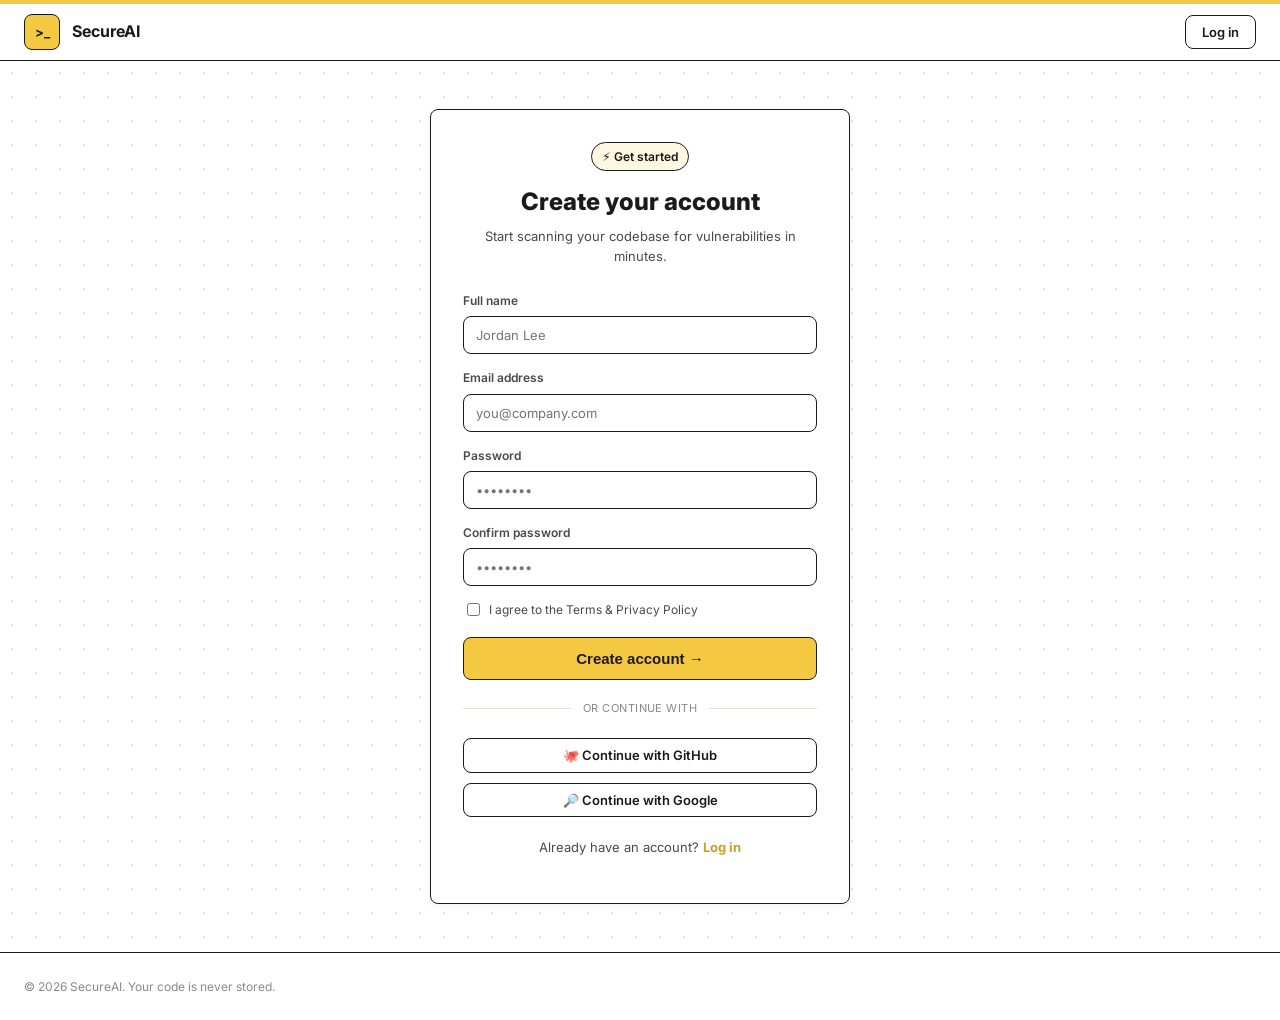
<file: signup.html>
<!DOCTYPE html>
<html lang="en">
<head>
  <meta charset="UTF-8" />
  <meta name="viewport" content="width=device-width, initial-scale=1.0" />
  <title>Sign up — SecureAI</title>
  <link rel="stylesheet" href="style.css" />
</head>
<body data-page="signup">

  <!-- ═══════════ HEADER ═══════════ -->
  <div class="topbar"></div>
  <header class="header">
    <div class="container header-inner">
      <a href="index.html" class="logo">
        <span class="logo-box">&gt;_</span>
        <span class="logo-text">SecureAI</span>
      </a>
      <a href="login.html" class="btn btn-secondary">Log in</a>
    </div>
  </header>

  <!-- ═══════════ SIGN UP ═══════════ -->
  <main class="auth-main bg-dots">
    <div class="auth-wrap">
      <div class="card auth-card">
        <div class="auth-head">
          <span class="highlight-box">⚡ Get started</span>
          <h1>Create your account</h1>
          <p>Start scanning your codebase for vulnerabilities in minutes.</p>
        </div>

        <form id="signupForm" class="auth-form" novalidate>
          <div class="form-row">
            <label for="signupName">Full name</label>
            <input type="text" id="signupName" name="name" placeholder="Jordan Lee" autocomplete="name" />
            <span class="field-error">Enter your full name</span>
          </div>

          <div class="form-row">
            <label for="signupEmail">Email address</label>
            <input type="email" id="signupEmail" name="email" placeholder="you@company.com" autocomplete="email" />
            <span class="field-error">Enter a valid email address</span>
          </div>

          <div class="form-row">
            <label for="signupPassword">Password</label>
            <input type="password" id="signupPassword" name="password" placeholder="••••••••" autocomplete="new-password" />
            <span class="field-error">Password must be at least 6 characters</span>
          </div>

          <div class="form-row">
            <label for="signupConfirm">Confirm password</label>
            <input type="password" id="signupConfirm" name="confirm" placeholder="••••••••" autocomplete="new-password" />
            <span class="field-error">Passwords do not match</span>
          </div>

          <div class="auth-row-between" style="margin-bottom:8px;">
            <label class="auth-checkbox">
              <input type="checkbox" id="signupTerms" />
              I agree to the Terms & Privacy Policy
            </label>
          </div>

          <button type="submit" id="signupSubmit" class="btn btn-primary btn-lg btn-block" style="margin-top:10px;">Create account →</button>
        </form>

        <div class="auth-divider">or continue with</div>

        <div class="auth-social">
          <a href="#" class="btn btn-secondary btn-block">🐙 Continue with GitHub</a>
          <a href="#" class="btn btn-secondary btn-block">🔎 Continue with Google</a>
        </div>

        <p class="auth-footer-text">Already have an account? <a href="login.html">Log in</a></p>
      </div>
    </div>
  </main>

  <!-- ═══════════ FOOTER ═══════════ -->
  <footer class="footer">
    <div class="container footer-inner">
      <span>© 2026 SecureAI. Your code is never stored.</span>
    </div>
  </footer>

  <script src="demo.js"></script>
</body>
</html>
</file>
<file: style.css>
@import url('https://fonts.googleapis.com/css2?family=Inter:wght@400;500;600;700;800&family=JetBrains+Mono:wght@400;600&display=swap');

/* ═══════════════════════════════════════════════════════════════
   SecureAI Design System — Warm Yellow + Boxed + Minimal
   (Plain HTML/CSS version of the hero page + a few components)
   ═══════════════════════════════════════════════════════════════ */

:root {
  --brand-primary: #F5C842;
  --brand-primary-hover: #E5B832;
  --brand-primary-light: #FFF8E1;
  --brand-primary-dark: #C9A020;

  --bg-primary: #FFFFFF;
  --bg-secondary: #FAFAF8;
  --bg-code: #F9F9F6;

  --border-primary: #1A1A1A;
  --border-light: #E5E5E0;

  --text-primary: #1A1A1A;
  --text-secondary: #4A4A4A;
  --text-tertiary: #8A8A8A;
  --text-inverse: #FFFFFF;

  --bg-tertiary: #F0F0EC;

  --shadow-md: 0 2px 8px rgba(0, 0, 0, 0.06);
  --shadow-lg: 0 4px 16px rgba(0, 0, 0, 0.08);

  --radius-sm: 4px;
  --radius-md: 8px;
  --radius-lg: 14px;
}

* {
  box-sizing: border-box;
}

html {
  scroll-behavior: smooth;
}

body {
  margin: 0;
  background: var(--bg-primary);
  color: var(--text-primary);
  font-family: 'Inter', 'Segoe UI', system-ui, -apple-system, sans-serif;
  -webkit-font-smoothing: antialiased;
  line-height: 1.6;
}

.container {
  max-width: 1280px;
  margin: 0 auto;
  padding: 0 24px;
}

/* ── Header ─────────────────────────────────────────────────── */
.topbar {
  height: 4px;
  background: var(--brand-primary);
}

.header {
  border-bottom: 1.5px solid var(--border-primary);
}

.header-inner {
  height: 56px;
  display: flex;
  align-items: center;
  justify-content: space-between;
}

.logo {
  display: flex;
  align-items: center;
  gap: 12px;
  text-decoration: none;
  color: inherit;
}

.logo-box {
  width: 36px;
  height: 36px;
  background: var(--brand-primary);
  border: 1.5px solid var(--border-primary);
  border-radius: var(--radius-md);
  display: flex;
  align-items: center;
  justify-content: center;
  font-weight: 700;
  font-size: 13px;
  transition: transform 0.3s ease;
}

.logo:hover .logo-box {
  transform: rotate(-8deg) scale(1.08);
}

.header {
  transition: box-shadow 0.25s ease, background 0.25s ease;
}

.header.is-scrolled {
  box-shadow: var(--shadow-md);
  background: rgba(255, 255, 255, 0.92);
  backdrop-filter: blur(6px);
}

.logo-text {
  font-weight: 700;
  font-size: 16px;
  color: var(--text-primary);
}

/* ── Buttons ────────────────────────────────────────────────── */
.btn {
  display: inline-flex;
  align-items: center;
  justify-content: center;
  gap: 8px;
  padding: 6px 16px;
  border-radius: var(--radius-md);
  font-size: 13px;
  font-weight: 600;
  cursor: pointer;
  transition: transform 0.15s ease, box-shadow 0.15s ease, background 0.15s ease;
  border: 1.5px solid var(--border-primary);
  text-decoration: none;
  color: var(--text-primary);
  position: relative;
}

.btn:hover {
  transform: translateY(-2px);
}

.btn:active {
  transform: translateY(0) scale(0.97);
}

.btn:disabled {
  cursor: default;
  opacity: 0.7;
  transform: none;
}

.btn-secondary {
  background: var(--bg-primary);
}

.btn-secondary:hover {
  background: var(--bg-secondary);
  box-shadow: var(--shadow-md);
}

.btn-lg {
  padding: 12px 28px;
  font-size: 15px;
}

.btn-primary {
  background: var(--brand-primary);
}

.btn-primary:hover {
  background: var(--brand-primary-hover);
  box-shadow: var(--shadow-md);
}

.btn-dark {
  background: var(--text-primary);
  color: var(--text-inverse);
}

.btn-dark:hover {
  background: #333333;
  box-shadow: var(--shadow-md);
}

/* ── Card ───────────────────────────────────────────────────── */
.card {
  background: #FFFFFF;
  border: 1.5px solid var(--border-primary);
  border-radius: var(--radius-md);
  box-shadow: var(--shadow-md);
  transition: box-shadow 0.25s ease, transform 0.25s ease;
}

.card:hover {
  box-shadow: var(--shadow-lg);
  transform: translateY(-4px);
}

.card-accent {
  background: var(--brand-primary);
  border: 1.5px solid var(--border-primary);
  border-radius: var(--radius-md);
  box-shadow: var(--shadow-md);
  transition: box-shadow 0.25s ease, transform 0.25s ease;
}

.card-accent:hover {
  box-shadow: var(--shadow-lg);
  transform: translateY(-4px);
}

/* ── Highlight box / pill ───────────────────────────────────── */
.highlight-box {
  display: inline-flex;
  align-items: center;
  gap: 4px;
  font-size: 12px;
  font-weight: 600;
  padding: 4px 10px;
  border-radius: 999px;
  border: 1.5px solid var(--border-primary);
  background: var(--brand-primary-light);
  color: var(--text-primary);
}

/* ── Background dots + wavy separator ──────────────────────── */
.bg-dots {
  background-image: radial-gradient(circle, var(--border-light) 1px, transparent 1px);
  background-size: 24px 24px;
}

.wavy-separator {
  height: 12px;
  background-image: repeating-linear-gradient(135deg, var(--border-light) 0 2px, transparent 2px 12px);
  opacity: 0.6;
}

/* ── Hero ───────────────────────────────────────────────────── */
.hero {
  padding: 80px 0;
}

.hero-grid {
  display: grid;
  grid-template-columns: 1fr;
  gap: 48px;
  align-items: center;
}

@media (min-width: 1024px) {
  .hero-grid {
    grid-template-columns: 1fr 1fr;
    gap: 64px;
  }
}

.hero-tags {
  display: flex;
  align-items: center;
  gap: 8px;
  margin-bottom: 24px;
  opacity: 0;
  animation: fadeInUp 0.6s ease forwards;
  animation-delay: 0.05s;
}

.hero-version {
  font-size: 12px;
  color: var(--text-tertiary);
}

.hero-title {
  font-size: 44px;
  font-weight: 800;
  line-height: 1.12;
  letter-spacing: -0.03em;
  color: var(--text-primary);
  margin: 0 0 20px;
  opacity: 0;
  animation: fadeInUp 0.6s ease forwards;
  animation-delay: 0.15s;
}

.underline-text {
  position: relative;
  display: inline-block;
  border-bottom: 3px solid var(--brand-primary);
}

.hero-desc {
  font-size: 16px;
  color: var(--text-secondary);
  line-height: 1.7;
  max-width: 480px;
  margin: 0 0 32px;
  opacity: 0;
  animation: fadeInUp 0.6s ease forwards;
  animation-delay: 0.25s;
}

.hero-actions {
  display: flex;
  gap: 12px;
  flex-wrap: wrap;
  opacity: 0;
  animation: fadeInUp 0.6s ease forwards;
  animation-delay: 0.35s;
}

/* ── Terminal preview card ──────────────────────────────────── */
.terminal-card {
  padding: 0;
  overflow: hidden;
  opacity: 0;
  animation: fadeInScale 0.5s ease forwards, floatY 6s ease-in-out 0.6s infinite;
  animation-delay: 0.3s;
  will-change: transform;
}

.terminal-header {
  background: var(--brand-primary);
  border-bottom: 1.5px solid var(--border-primary);
  padding: 10px 16px;
  display: flex;
  align-items: center;
  gap: 8px;
}

.terminal-dots {
  display: flex;
  gap: 6px;
}

.dot {
  width: 10px;
  height: 10px;
  border-radius: 50%;
  border: 1.5px solid var(--border-primary);
}

.dot-red { background: #ff5f57; }
.dot-yellow { background: #febc2e; }
.dot-green { background: #28c840; }

.terminal-title {
  font-size: 12px;
  font-weight: 600;
  color: var(--text-primary);
  margin-left: 8px;
}

.terminal-body {
  padding: 20px;
  background: var(--bg-code);
  font-family: 'JetBrains Mono', monospace;
  font-size: 13px;
  line-height: 2;
  color: var(--text-secondary);
}

.terminal-body > div {
  opacity: 0;
  animation: fadeInUp 0.4s ease forwards;
}

.terminal-body > div:nth-child(1) { animation-delay: 0.9s; }
.terminal-body > div:nth-child(2) { animation-delay: 1.1s; }
.terminal-body > div:nth-child(3) { animation-delay: 1.3s; }
.terminal-body > div:nth-child(4) { animation-delay: 1.5s; }
.terminal-body > div:nth-child(5) { animation-delay: 1.7s; }
.terminal-body > div:nth-child(6) { animation-delay: 1.9s; }
.terminal-body > div:nth-child(7) { animation-delay: 2.1s; }

.t-muted { color: var(--text-tertiary); }
.t-green { color: #16A34A; }
.t-amber { color: #D97706; }
.t-red { color: #DC2626; }
.t-orange { color: #EA580C; }
.t-blue { color: #2563EB; }
.t-score {
  margin-top: 8px;
  color: #16A34A;
  font-weight: 600;
}

/* ── Section layout ─────────────────────────────────────────── */
.section {
  padding: 64px 0;
}

.section-head {
  text-align: center;
  margin-bottom: 48px;
}

.section-head h2 {
  font-size: 28px;
  font-weight: 800;
  color: var(--text-primary);
  margin: 8px 0;
}

.section-head p {
  font-size: 14px;
  color: var(--text-secondary);
  max-width: 560px;
  margin: 0 auto;
}

/* ── How it Works — step cards ──────────────────────────────── */
.steps-list {
  display: flex;
  flex-direction: column;
  gap: 12px;
  max-width: 640px;
  margin: 0 auto;
}

.step-card {
  padding: 20px 24px;
  display: flex;
  align-items: center;
  gap: 20px;
}

.step-icon {
  width: 44px;
  height: 44px;
  border-radius: var(--radius-md);
  background: var(--brand-primary);
  border: 1.5px solid var(--border-primary);
  display: flex;
  align-items: center;
  justify-content: center;
  flex-shrink: 0;
  font-size: 18px;
  transition: transform 0.25s ease;
}

.step-card:hover .step-icon {
  transform: scale(1.12) rotate(-4deg);
}

.step-card:hover .chevron {
  transform: translateX(4px);
}

.chevron {
  transition: transform 0.25s ease;
}

.step-body {
  flex: 1;
}

.step-meta {
  display: flex;
  align-items: center;
  gap: 8px;
  margin-bottom: 2px;
}

.step-badge {
  font-size: 11px;
  font-weight: 700;
  color: var(--brand-primary-dark);
  background: var(--brand-primary-light);
  padding: 2px 8px;
  border-radius: var(--radius-sm);
  border: 1px solid var(--border-primary);
}

.step-title {
  font-size: 14px;
  font-weight: 700;
  color: var(--text-primary);
}

.step-body p {
  font-size: 13px;
  color: var(--text-secondary);
  margin: 2px 0 0;
}

.chevron {
  font-size: 18px;
  color: var(--text-tertiary);
  flex-shrink: 0;
}

/* ── Features grid ──────────────────────────────────────────── */
.grid-3 {
  display: grid;
  grid-template-columns: 1fr;
  gap: 20px;
}

@media (min-width: 640px) {
  .grid-3 { grid-template-columns: 1fr 1fr; }
}

@media (min-width: 1024px) {
  .grid-3 { grid-template-columns: 1fr 1fr 1fr; }
}

.feature-card {
  padding: 24px;
}

.feature-icon {
  width: 44px;
  height: 44px;
  border-radius: var(--radius-md);
  background: var(--brand-primary);
  border: 1.5px solid var(--border-primary);
  display: flex;
  align-items: center;
  justify-content: center;
  margin-bottom: 16px;
  font-size: 20px;
  transition: transform 0.25s ease;
}

.feature-card:hover .feature-icon {
  transform: scale(1.12) rotate(-4deg);
}

.feature-card h3 {
  font-size: 15px;
  font-weight: 700;
  color: var(--text-primary);
  margin: 0 0 8px;
}

.feature-card p {
  font-size: 13px;
  color: var(--text-secondary);
  line-height: 1.6;
  margin: 0;
}

/* ── CTA box ────────────────────────────────────────────────── */
.cta-box {
  padding: 48px 32px;
  text-align: center;
}

.cta-box h2 {
  font-size: 24px;
  font-weight: 800;
  color: var(--text-primary);
  margin: 0 0 8px;
}

.cta-box p {
  font-size: 14px;
  color: var(--text-secondary);
  margin: 0 auto 24px;
  max-width: 480px;
}

/* ── Footer ─────────────────────────────────────────────────── */
.footer {
  border-top: 1.5px solid var(--border-primary);
  padding: 24px 0;
}

.footer-inner {
  display: flex;
  align-items: center;
  justify-content: space-between;
  font-size: 12px;
  color: var(--text-tertiary);
}

/* ═══════════════════════════════════════════════════════════════
   APP SHELL — Dashboard / Scan pages
   ═══════════════════════════════════════════════════════════════ */
.app-header .header-inner {
  justify-content: flex-start;
  gap: 32px;
}

.app-nav {
  display: none;
  align-items: center;
  gap: 4px;
  flex: 1;
}

@media (min-width: 900px) {
  .app-nav { display: flex; }
}

.app-nav a {
  display: flex;
  align-items: center;
  gap: 6px;
  padding: 6px 14px;
  border-radius: var(--radius-md);
  font-size: 13px;
  font-weight: 500;
  color: var(--text-secondary);
  text-decoration: none;
  border: 1.5px solid transparent;
}

.app-nav a.active {
  color: var(--text-primary);
  font-weight: 600;
  background: var(--brand-primary-light);
  border-color: var(--border-primary);
}

.app-main {
  max-width: 1100px;
  margin: 0 auto;
  padding: 32px 24px;
}

.page-eyebrow {
  margin-bottom: 8px;
}

.page-title {
  font-size: 28px;
  font-weight: 800;
  color: var(--text-primary);
  letter-spacing: -0.02em;
  margin: 0;
}

.page-sub {
  font-size: 14px;
  color: var(--text-secondary);
  margin: 4px 0 0;
}

/* ── Stat cards ─────────────────────────────────────────────── */
.stats-grid {
  display: grid;
  grid-template-columns: 1fr;
  gap: 16px;
  margin-bottom: 24px;
}

@media (min-width: 640px) {
  .stats-grid { grid-template-columns: 1fr 1fr; }
}

@media (min-width: 1024px) {
  .stats-grid { grid-template-columns: repeat(4, 1fr); }
}

.stat-card {
  padding: 20px;
}

.stat-icon {
  width: 36px;
  height: 36px;
  border-radius: var(--radius-md);
  background: var(--brand-primary-light);
  border: 1.5px solid var(--border-primary);
  display: flex;
  align-items: center;
  justify-content: center;
  margin-bottom: 12px;
  font-size: 16px;
}

.stat-card.card-accent .stat-icon {
  background: rgba(0, 0, 0, 0.1);
}

.stat-value {
  font-size: 28px;
  font-weight: 800;
  color: var(--text-primary);
  margin: 0;
}

.stat-label {
  font-size: 12px;
  color: var(--text-tertiary);
  margin: 2px 0 0;
  font-weight: 500;
}

/* ── Dashboard main grid ────────────────────────────────────── */
.dash-grid {
  display: grid;
  grid-template-columns: 1fr;
  gap: 24px;
}

@media (min-width: 1024px) {
  .dash-grid { grid-template-columns: 2fr 1fr; }
}

.panel-title {
  font-size: 14px;
  font-weight: 700;
  color: var(--text-primary);
  display: flex;
  align-items: center;
  gap: 8px;
  margin: 0 0 16px;
}

.chart-placeholder {
  height: 220px;
  border-radius: var(--radius-md);
  border: 1.5px dashed var(--border-light);
  display: flex;
  align-items: flex-end;
  justify-content: space-between;
  gap: 8px;
  padding: 16px;
  background: linear-gradient(180deg, var(--brand-primary-light) 0%, transparent 100%);
}

.chart-bar {
  flex: 1;
  background: var(--brand-primary);
  border: 1.5px solid var(--border-primary);
  border-radius: 4px 4px 0 0;
}

.quick-actions {
  display: flex;
  flex-direction: column;
  gap: 8px;
}

.quick-action {
  display: flex;
  align-items: center;
  gap: 12px;
  padding: 12px;
  border: 1.5px solid var(--border-primary);
  border-radius: var(--radius-md);
  text-decoration: none;
  color: inherit;
  background: var(--bg-primary);
}

.quick-action.accent {
  background: var(--brand-primary);
}

.quick-action-icon {
  width: 36px;
  height: 36px;
  border-radius: var(--radius-md);
  background: var(--brand-primary-light);
  border: 1.5px solid var(--border-primary);
  display: flex;
  align-items: center;
  justify-content: center;
  flex-shrink: 0;
  font-size: 16px;
}

.quick-action.accent .quick-action-icon {
  background: rgba(0, 0, 0, 0.1);
}

.quick-action-title {
  font-size: 13px;
  font-weight: 600;
  color: var(--text-primary);
  margin: 0;
}

.quick-action-desc {
  font-size: 11px;
  color: var(--text-tertiary);
  margin: 0;
}

/* ── Tabs (Scan page) ───────────────────────────────────────── */
.tabs {
  display: flex;
  gap: 4px;
  border-bottom: 1.5px solid var(--border-primary);
  padding: 8px 8px 0;
  overflow-x: auto;
}

.tab {
  display: flex;
  align-items: center;
  gap: 6px;
  padding: 10px 16px;
  font-size: 13px;
  font-weight: 500;
  color: var(--text-secondary);
  border-bottom: 3px solid transparent;
  cursor: pointer;
  white-space: nowrap;
  background: none;
  border-top: none;
  border-left: none;
  border-right: none;
}

.tab.active {
  color: var(--text-primary);
  font-weight: 700;
  border-bottom-color: var(--brand-primary);
}

.tab-panel {
  padding: 24px;
}

.tab-panel.hidden {
  display: none;
}

.dropzone {
  border: 0;
  border-radius: 0;
  padding: 40px 24px;
  text-align: center;
  color: var(--text-tertiary);
  cursor: pointer;
  transition: background 160ms ease;
}

.file-input {
  position: absolute;
  width: 1px;
  height: 1px;
  opacity: 0;
  pointer-events: none;
}

.file-selected {
  margin: 12px 0 0;
  color: var(--text-primary);
  font-size: 12px;
  font-weight: 600;
}

.scan-source-details {
  display: grid;
  grid-template-columns: auto 1fr;
  gap: 4px 16px;
  padding: 16px 20px;
  margin-top: 20px;
  border-left: 4px solid var(--brand-primary);
}

.scan-source-details strong {
  font-size: 13px;
}

.scan-source-details span {
  color: var(--text-secondary);
  font-size: 13px;
}

.dropzone-icon {
  width: 56px;
  height: 56px;
  border-radius: var(--radius-lg);
  background: var(--bg-secondary);
  border: 1.5px solid var(--border-light);
  display: flex;
  align-items: center;
  justify-content: center;
  font-size: 24px;
  margin: 0 auto 16px;
}

.code-textarea {
  width: 100%;
  min-height: 220px;
  resize: vertical;
  padding: 14px;
  font-family: 'JetBrains Mono', monospace;
  font-size: 13px;
  background: var(--bg-code);
  border: 1.5px solid var(--border-light);
  border-radius: var(--radius-md);
  color: var(--text-primary);
}

.form-row {
  display: flex;
  flex-direction: column;
  gap: 6px;
  margin-bottom: 16px;
}

.form-row label {
  font-size: 12px;
  font-weight: 600;
  color: var(--text-secondary);
}

.form-row select,
.form-row input[type="text"] {
  padding: 10px 12px;
  border: 1.5px solid var(--border-primary);
  border-radius: var(--radius-md);
  font-size: 13px;
  background: var(--bg-primary);
  color: var(--text-primary);
  font-family: inherit;
}

.checkbox-row {
  display: flex;
  align-items: center;
  gap: 8px;
  font-size: 13px;
  color: var(--text-primary);
  margin-bottom: 10px;
}

.usage-bar-track {
  height: 6px;
  border-radius: 3px;
  background: var(--bg-tertiary);
  overflow: hidden;
  margin-top: 6px;
}

.usage-bar-fill {
  height: 100%;
  background: var(--brand-primary);
  border-radius: 3px;
}

/* ── Results / History / CI/CD etc ──────────────────────────── */
.summary-list,
.pipeline-list,
.activity-list,
.framework-list,
.policy-list {
  display: flex;
  flex-direction: column;
  gap: 12px;
}

.summary-row,
.pipeline-row,
.policy-item {
  display: flex;
  align-items: center;
  justify-content: space-between;
  gap: 12px;
  padding: 12px 14px;
  border: 1.5px solid var(--border-light);
  border-radius: var(--radius-md);
  background: var(--bg-secondary);
}

.summary-row span:first-child,
.pipeline-row strong,
.policy-item span:first-child {
  color: var(--text-primary);
  font-weight: 600;
}

.pipeline-row {
  align-items: flex-start;
}

.pipeline-row small,
.activity-item small {
  display: block;
  color: var(--text-tertiary);
  font-size: 11px;
  margin-top: 4px;
}

.status-pill {
  display: inline-flex;
  align-items: center;
  justify-content: center;
  padding: 4px 8px;
  border-radius: 999px;
  font-size: 11px;
  font-weight: 700;
  border: 1.5px solid var(--border-primary);
}

.status-pill.success {
  background: rgba(22, 163, 74, 0.1);
  color: #15803d;
}

.status-pill.warn {
  background: rgba(217, 119, 6, 0.1);
  color: #b45309;
}

.status-pill.danger {
  background: rgba(220, 38, 38, 0.1);
  color: #b91c1c;
}

.two-col-grid {
  display: grid;
  grid-template-columns: 1fr;
  gap: 24px;
  margin-top: 24px;
}

@media (min-width: 1024px) {
  .two-col-grid { grid-template-columns: 1fr 1fr; }
}

.activity-item {
  display: flex;
  align-items: flex-start;
  gap: 10px;
  padding: 12px 0;
  border-bottom: 1px solid var(--border-light);
}

.activity-item:last-child {
  border-bottom: none;
}

.activity-item .dot {
  margin-top: 5px;
}

.table-wrap {
  overflow-x: auto;
}

.data-table {
  width: 100%;
  border-collapse: collapse;
  font-size: 13px;
}

.data-table th,
.data-table td {
  text-align: left;
  padding: 12px 10px;
  border-bottom: 1px solid var(--border-light);
  color: var(--text-primary);
}

.data-table th {
  color: var(--text-secondary);
  font-size: 12px;
  font-weight: 700;
  background: var(--bg-secondary);
}

.history-list {
  display: flex;
  flex-direction: column;
  gap: 16px;
}

.history-item {
  padding: 20px 20px;
  display: flex;
  align-items: center;
  justify-content: space-between;
  gap: 16px;
  flex-wrap: wrap;
}

.history-main {
  display: flex;
  align-items: center;
  gap: 12px;
}

.history-main h3 {
  margin: 0;
  font-size: 15px;
  color: var(--text-primary);
}

.history-main p {
  margin: 4px 0 0;
  font-size: 12px;
  color: var(--text-tertiary);
}

.history-badge {
  width: 42px;
  height: 42px;
  display: flex;
  align-items: center;
  justify-content: center;
  border-radius: var(--radius-md);
  border: 1.5px solid var(--border-primary);
  background: var(--brand-primary);
  font-weight: 800;
  color: var(--text-primary);
}

.history-badge.grade-a {
  background: rgba(22, 163, 74, 0.12);
}

.history-badge.grade-c {
  background: rgba(217, 119, 6, 0.12);
}

.history-meta {
  display: flex;
  align-items: center;
  gap: 8px;
  flex-wrap: wrap;
}

.framework-row {
  display: flex;
  flex-direction: column;
  gap: 8px;
  padding: 8px 0;
}

.framework-row span {
  font-size: 13px;
  color: var(--text-primary);
  font-weight: 600;
}

.progress-line {
  height: 8px;
  border-radius: 999px;
  background: var(--bg-tertiary);
  overflow: hidden;
  border: 1.5px solid var(--border-light);
}

.progress-line span {
  display: block;
  height: 100%;
  background: var(--brand-primary);
  border-radius: inherit;
  transition: width 0.8s ease;
}

/* ═══════════════════════════════════════════════════════════════
   ANIMATIONS
   ═══════════════════════════════════════════════════════════════ */
@keyframes fadeInUp {
  from { opacity: 0; transform: translateY(18px); }
  to { opacity: 1; transform: translateY(0); }
}

@keyframes fadeInScale {
  from { opacity: 0; transform: scale(0.96); }
  to { opacity: 1; transform: scale(1); }
}

@keyframes floatY {
  0%, 100% { transform: translateY(0); }
  50% { transform: translateY(-6px); }
}

@keyframes spin {
  to { transform: rotate(360deg); }
}

@keyframes shake {
  10%, 90% { transform: translateX(-1px); }
  20%, 80% { transform: translateX(2px); }
  30%, 50%, 70% { transform: translateX(-4px); }
  40%, 60% { transform: translateX(4px); }
}

/* Scroll-reveal utility applied via JS to cards, rows and list items */
.reveal-init {
  opacity: 0;
  transform: translateY(16px);
  transition: opacity 0.4s cubic-bezier(0.22, 1, 0.36, 1), transform 0.4s cubic-bezier(0.22, 1, 0.36, 1);
}

.reveal-init.is-visible {
  opacity: 1;
  transform: translateY(0);
}

@media (prefers-reduced-motion: reduce) {
  *, *::before, *::after {
    animation-duration: 0.001ms !important;
    animation-iteration-count: 1 !important;
    transition-duration: 0.001ms !important;
  }
}


/* ═══════════════════════════════════════════════════════════════
   AUTH — Login / Sign up pages
   ═══════════════════════════════════════════════════════════════ */
.auth-main {
  min-height: calc(100vh - 60px);
  display: flex;
  align-items: center;
  justify-content: center;
  padding: 48px 20px;
}

.auth-wrap {
  width: 100%;
  max-width: 420px;
  opacity: 0;
  animation: fadeInScale 0.5s ease forwards;
  animation-delay: 0.1s;
}

.auth-card {
  padding: 32px;
}

.auth-head {
  text-align: center;
  margin-bottom: 24px;
}

.auth-head h1 {
  font-size: 24px;
  font-weight: 800;
  margin: 12px 0 4px;
  color: var(--text-primary);
}

.auth-head p {
  font-size: 13px;
  color: var(--text-secondary);
  margin: 0;
}

.auth-hint {
  display: flex;
  flex-direction: column;
  gap: 2px;
  font-size: 12px;
  color: var(--text-secondary);
  background: var(--brand-primary-light);
  border: 1.5px solid var(--border-primary);
  border-radius: var(--radius-md);
  padding: 10px 12px;
  margin-bottom: 20px;
}

.auth-hint strong {
  color: var(--text-primary);
  font-size: 12px;
}

.auth-hint code {
  background: rgba(0, 0, 0, 0.06);
  padding: 1px 5px;
  border-radius: 4px;
  font-family: 'JetBrains Mono', monospace;
}

.form-banner-error {
  display: none;
  font-size: 12px;
  margin: -4px 0 14px;
}

.form-banner-error.visible {
  display: block;
}

.auth-form .form-row {
  margin-bottom: 14px;
}

.auth-form input[type="text"],
.auth-form input[type="email"],
.auth-form input[type="password"] {
  width: 100%;
  padding: 10px 12px;
  border: 1.5px solid var(--border-primary);
  border-radius: var(--radius-md);
  font-size: 13px;
  font-family: inherit;
  background: var(--bg-primary);
  color: var(--text-primary);
  transition: box-shadow 0.2s ease, border-color 0.2s ease;
}

.auth-form input:focus {
  outline: none;
  border-color: var(--brand-primary-dark);
  box-shadow: 0 0 0 3px rgba(245, 200, 66, 0.35);
}

.auth-form input.input-error {
  border-color: #DC2626;
  animation: shake 0.4s ease;
}

.field-error {
  font-size: 11px;
  color: #DC2626;
  margin-top: 4px;
  display: none;
}

.field-error.visible {
  display: block;
}

.auth-row-between {
  display: flex;
  align-items: center;
  justify-content: space-between;
  font-size: 12px;
  margin-bottom: 18px;
}

.auth-row-between a {
  color: var(--brand-primary-dark);
  font-weight: 600;
  text-decoration: none;
}

.auth-row-between a:hover {
  text-decoration: underline;
}

.auth-checkbox {
  display: flex;
  align-items: center;
  gap: 6px;
  color: var(--text-secondary);
}

.auth-checkbox.input-error {
  color: #DC2626;
  animation: shake 0.4s ease;
}

.btn-block {
  width: 100%;
}

.btn-spinner {
  width: 14px;
  height: 14px;
  border-radius: 50%;
  border: 2px solid rgba(0, 0, 0, 0.25);
  border-top-color: var(--text-primary);
  animation: spin 0.6s linear infinite;
  display: inline-block;
}

.auth-divider {
  display: flex;
  align-items: center;
  gap: 12px;
  margin: 20px 0;
  font-size: 11px;
  color: var(--text-tertiary);
  text-transform: uppercase;
  letter-spacing: 0.04em;
}

.auth-divider::before,
.auth-divider::after {
  content: "";
  flex: 1;
  height: 1px;
  background: var(--border-light);
}

.auth-social {
  display: flex;
  flex-direction: column;
  gap: 10px;
  margin-bottom: 20px;
}

.auth-footer-text {
  text-align: center;
  font-size: 13px;
  color: var(--text-secondary);
}

.auth-footer-text a {
  color: var(--brand-primary-dark);
  font-weight: 700;
  text-decoration: none;
}

.auth-footer-text a:hover {
  text-decoration: underline;
}

.auth-success-toast {
  position: fixed;
  top: 20px;
  right: 20px;
  background: var(--text-primary);
  color: var(--text-inverse);
  padding: 12px 18px;
  border-radius: var(--radius-md);
  font-size: 13px;
  font-weight: 600;
  box-shadow: var(--shadow-lg);
  opacity: 0;
  transform: translateY(-12px);
  transition: opacity 0.3s ease, transform 0.3s ease;
  z-index: 50;
}

.auth-success-toast.visible {
  opacity: 1;
  transform: translateY(0);
}
</file>
